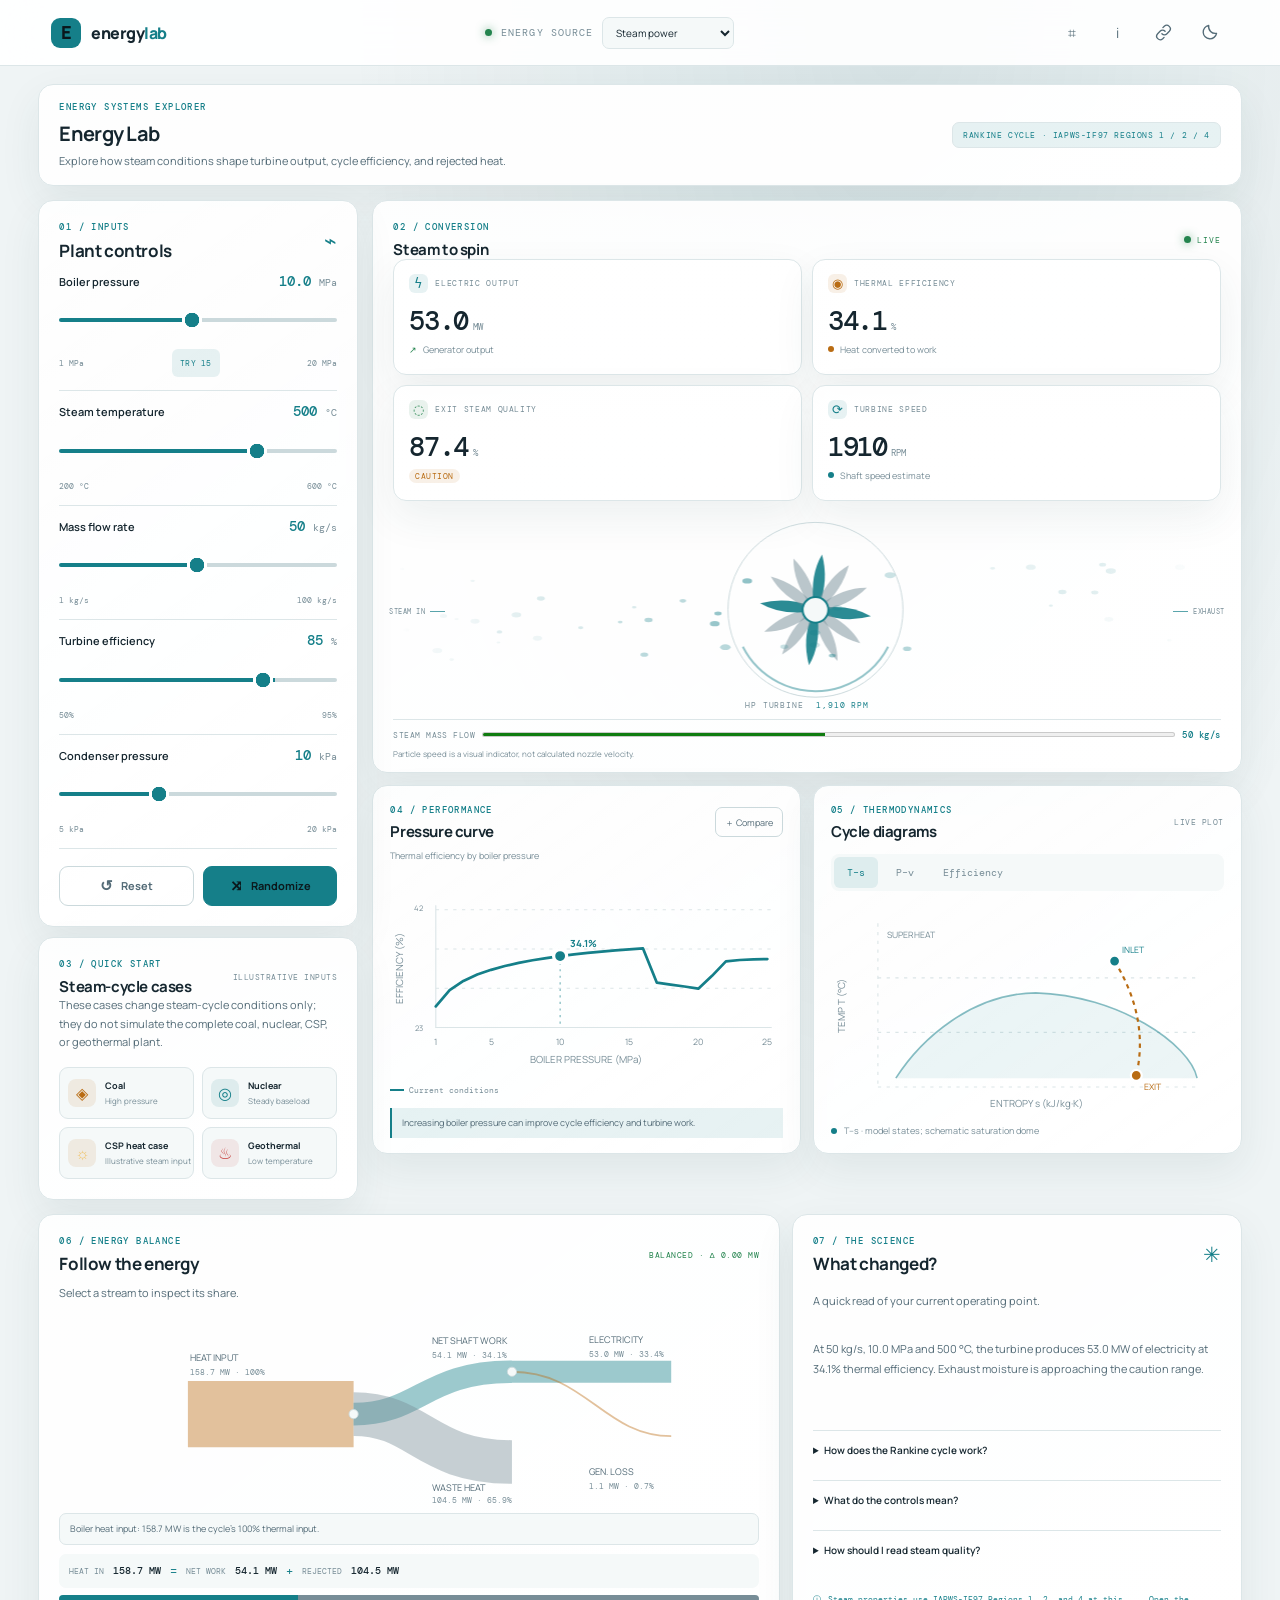
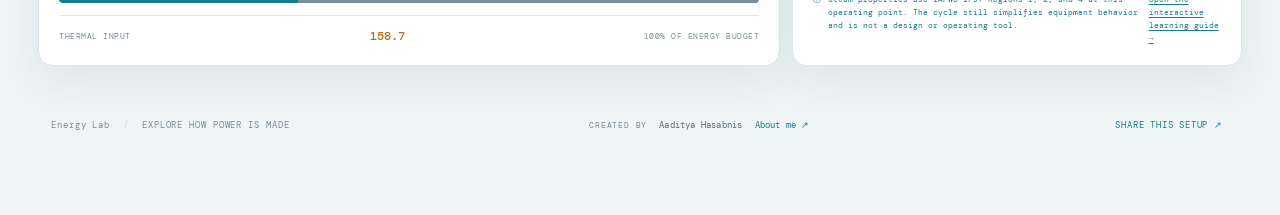
<file: index.html>
<!doctype html>
<html lang="en" data-theme="dark">
  <head>
    <meta charset="utf-8">
    <meta name="viewport" content="width=device-width, initial-scale=1">
    <meta name="theme-color" content="#0b1118">
    <meta name="description" content="Explore steam, wind, and solar PV power systems in Energy Lab. Adjust resource and equipment inputs to see how electricity is generated.">
    <meta name="robots" content="index,follow,max-image-preview:large">
    <link rel="canonical" href="https://turbinelab.aadityahasabnis.com/">
    <link rel="icon" href="assets/favicon.svg" type="image/svg+xml">
    <meta property="og:type" content="website">
    <meta property="og:site_name" content="Energy Lab">
    <meta property="og:locale" content="en_US">
    <meta property="og:url" content="https://turbinelab.aadityahasabnis.com/">
    <meta property="og:title" content="Energy Lab — Explore How Power Is Made">
    <meta property="og:description" content="Explore steam, wind, and solar PV power systems. Change resource conditions and follow the energy conversion.">
    <meta property="og:image" content="https://turbinelab.aadityahasabnis.com/assets/turbine-lab-og.png">
    <meta property="og:image:type" content="image/png">
    <meta property="og:image:width" content="1200">
    <meta property="og:image:height" content="630">
    <meta property="og:image:alt" content="Energy Lab: an illustration of energy resources being converted into electricity.">
    <meta name="twitter:card" content="summary_large_image">
    <meta name="twitter:title" content="Energy Lab — Explore How Power Is Made">
    <meta name="twitter:description" content="Explore steam, wind, and solar PV power systems. Change resource conditions and follow the energy conversion.">
    <meta name="twitter:image" content="https://turbinelab.aadityahasabnis.com/assets/turbine-lab-og.png">
    <meta name="twitter:image:alt" content="Energy Lab: an illustration of energy resources being converted into electricity.">
    <title>Energy Lab | Interactive Power Systems</title>
    <script type="application/ld+json">
      {
        "@context": "https://schema.org",
        "@type": "SoftwareApplication",
        "name": "Energy Lab",
        "applicationCategory": "EducationalApplication",
        "operatingSystem": "Any",
        "description": "A browser-based learning studio for exploring steam, wind, and solar photovoltaic power systems.",
        "url": "https://turbinelab.aadityahasabnis.com/",
        "image": "https://turbinelab.aadityahasabnis.com/assets/turbine-lab-og.png",
        "offers": {
          "@type": "Offer",
          "price": "0",
          "priceCurrency": "USD"
        }
      }
    </script>
    <link rel="preconnect" href="https://fonts.googleapis.com">
    <link rel="preconnect" href="https://fonts.gstatic.com" crossorigin>
    <link href="https://fonts.googleapis.com/css2?family=DM+Mono:wght@400;500&family=Manrope:wght@400;500;600;700;800&display=swap" rel="stylesheet">
    <link rel="stylesheet" href="css/theme.css">
    <link rel="stylesheet" href="css/base.css">
    <link rel="stylesheet" href="css/components.css">
    <link rel="stylesheet" href="css/layout.css">
    <link rel="stylesheet" href="css/footer.css">
    <link rel="stylesheet" href="css/energy-lab-plus.css">
    <script type="module" src="js/main.mjs"></script>
  </head>
  <body>
    <header class="topbar">
      <a class="brand" href="#" aria-label="Energy Lab home"><span class="brand-mark">E</span><span>energy<span class="brand-light">lab</span></span></a>
      <div class="topbar-meta"><span class="live-dot"></span><label for="source-select">ENERGY SOURCE</label><select id="source-select" aria-label="Choose an energy source"><option value="steam">Steam power</option><option value="wind">Wind power</option><option value="solar-pv">Solar PV</option><option value="hybrid">Hybrid microgrid</option></select></div>
      <div class="topbar-actions">
        <button class="icon-button" id="layout-toggle" type="button" aria-label="Customize dashboard layout" aria-pressed="false" title="Customize dashboard layout">⌗</button>
        <a class="icon-button learn-link" href="docs/" aria-label="Open the Energy Lab steam field guide" title="Open steam field guide">i</a>
        <button class="icon-button" id="share-button" type="button" aria-label="Copy share link" title="Copy share link">
          <svg viewBox="0 0 24 24" aria-hidden="true"><path d="M10 13.5a4.5 4.5 0 0 0 6.36 0l3-3A4.5 4.5 0 0 0 13 4.14l-1.72 1.72M14 10.5a4.5 4.5 0 0 0-6.36 0l-3 3A4.5 4.5 0 0 0 11 19.86l1.72-1.72"/></svg>
        </button>
        <button class="icon-button theme-toggle" id="theme-toggle" type="button" aria-label="Switch to light theme" title="Toggle theme">
          <svg class="theme-sun" viewBox="0 0 24 24" aria-hidden="true"><circle cx="12" cy="12" r="4"/><path d="M12 2v2m0 16v2M4.93 4.93l1.42 1.42m11.3 11.3 1.42 1.42M2 12h2m16 0h2M4.93 19.07l1.42-1.42m11.3-11.3 1.42-1.42"/></svg>
          <svg class="theme-moon" viewBox="0 0 24 24" aria-hidden="true"><path d="M20.9 13A8.5 8.5 0 0 1 11 3.1 8.5 8.5 0 1 0 20.9 13Z"/></svg>
        </button>
      </div>
    </header>

    <div class="layout-toolbar" id="layout-toolbar" aria-label="Dashboard layout controls" hidden>
      <label for="layout-panel-select">Panel</label>
      <select id="layout-panel-select">
        <option value="controls">Plant controls</option>
        <option value="conversion">Steam to spin</option>
        <option value="presets">Steam-cycle cases</option>
        <option value="performance">Pressure curve</option>
        <option value="thermodynamics">Cycle diagrams</option>
        <option value="energy">Follow the energy</option>
        <option value="science">What changed?</option>
      </select>
      <div class="layout-toolbar-actions" role="group" aria-label="Move selected panel">
        <button type="button" data-layout-action="left" title="Move to left column">Left</button>
        <button type="button" data-layout-action="center" title="Move to center column">Center</button>
        <button type="button" data-layout-action="right" title="Move to right column">Right</button>
        <button type="button" data-layout-action="up" title="Move earlier">↑</button>
        <button type="button" data-layout-action="down" title="Move later">↓</button>
      </div>
      <div class="layout-toolbar-actions" role="group" aria-label="Resize and pin selected panel">
        <button type="button" data-layout-action="smaller" title="Use compact panel size">− Size</button>
        <button type="button" data-layout-action="larger" title="Use spacious panel size">+ Size</button>
        <button type="button" data-layout-action="pin" aria-pressed="false" title="Pin selected panel">⌖ Pin</button>
      </div>
      <button type="button" class="layout-reset-button" id="layout-reset">Reset</button>
      <button type="button" class="layout-done-button" id="layout-done">Done</button>
    </div>

    <main>
      <section class="panel source-intro" aria-labelledby="source-title">
        <div><p class="eyebrow">ENERGY SYSTEMS EXPLORER</p><h1 id="source-title">Energy Lab</h1><p id="source-subtitle">Explore how different energy technologies convert a resource into electricity.</p></div>
        <span class="source-tag" id="source-model-tag">RANKINE CYCLE</span>
      </section>
      <section id="hybrid-workspace" class="hybrid-workspace" hidden aria-label="Hybrid renewable microgrid simulation">
        <div class="hybrid-intro"><p class="eyebrow">SYSTEMS VIEW · HOURLY DISPATCH</p><h2>Balance renewable power with demand</h2><p>Explore how wind, solar PV, a battery and the grid can work together through one illustrative day.</p><span class="synthetic-notice">SYNTHETIC TEACHING PROFILE · NOT A SITE FORECAST</span></div>
        <section class="panel hybrid-controls"><div class="section-heading"><div><p class="eyebrow">01 / CONFIGURATION</p><h2>Build the system</h2></div></div>
          <div class="hybrid-control-grid">
            <label>Example weather profile<select name="profileId" id="hybrid-profile"><option value="balanced">Balanced day</option><option value="sunny-calm">Sunny, calm day</option><option value="breezy-cloudy">Breezy, cloudy day</option></select></label>
            <label>Wind turbines <input name="windCount" id="hybrid-wind-count" type="number" min="0" max="20" step="1"></label>
            <label>PV capacity <span class="number-unit"><input name="pvCapacityKW" id="hybrid-pv-capacity" type="number" min="0" max="100000" step="100"><small>kW</small></span></label>
            <label>Constant load <span class="number-unit"><input name="demandKW" id="hybrid-demand" type="number" min="0" max="100000" step="100"><small>kW</small></span></label>
            <label>Battery energy <span class="number-unit"><input name="batteryCapacityKWh" id="hybrid-battery-capacity" type="number" min="0" max="200000" step="100"><small>kWh</small></span></label>
            <label>Battery power limit <span class="number-unit"><input name="batteryPowerKW" id="hybrid-battery-power" type="number" min="0" max="100000" step="50"><small>kW</small></span></label>
            <label>Starting state of charge <span class="number-unit"><input name="initialSocPct" id="hybrid-soc" type="number" min="0" max="100" step="5"><small>%</small></span></label>
            <label class="hybrid-check"><input name="gridConnected" id="hybrid-grid" type="checkbox"> Grid connected</label>
          </div>
          <p class="panel-note">Each turbine uses the simplified wind curve. Storage uses 95% charge and discharge efficiency; operation is simulated in hourly steps.</p>
        </section>
        <section class="panel hybrid-simulation"><div class="section-heading"><div><p class="eyebrow">02 / LIVE SYSTEM</p><h2>Generation, storage & load</h2></div><div class="play-controls"><button type="button" id="hybrid-play" aria-label="Play hourly simulation">▶ Play day</button><button type="button" id="hybrid-step" aria-label="Advance one hour">Step hour</button></div></div>
          <div id="hybrid-diagram" class="hybrid-diagram" role="img" aria-label="Hybrid microgrid flow diagram"></div>
          <label class="time-control" for="hybrid-hour"><span>HOUR</span><input id="hybrid-hour" type="range" min="0" max="23" step="1"><output id="hybrid-hour-label" for="hybrid-hour">00:00</output></label>
          <div class="hybrid-hour-stats" id="hybrid-hour-stats" aria-live="polite"></div>
          <svg id="hybrid-chart" class="hybrid-chart" viewBox="0 0 760 230" role="img" aria-label="Hourly renewable generation, demand and grid flow"></svg>
        </section>
        <section class="panel hybrid-summary"><div class="section-heading"><div><p class="eyebrow">03 / DAILY ENERGY</p><h2>One day at a glance</h2></div><span class="balance-tag" id="hybrid-balance">BALANCED</span></div><div class="hybrid-total-grid" id="hybrid-totals"></div><p class="model-note"><span>ⓘ</span><span>Illustrative 24-hour simulation. Weather and constant load are synthetic; this does not predict a particular site. No inverter clipping, degradation, reserve policy, voltage, or grid constraints are modeled.</span></p></section>
      </section>
      <section id="renewable-workspace" class="renewable-workspace" hidden aria-label="Renewable energy simulator">
        <aside class="panel controls-panel renewable-controls">
          <div class="section-heading"><div><p class="eyebrow">01 / RESOURCE & EQUIPMENT</p><h2 id="renewable-controls-title">Wind turbine controls</h2></div><span class="heading-icon">⌁</span></div>
          <form id="renewable-form">
            <div class="source-controls" data-model-source="wind">
              <div class="control"><div class="control-label"><label for="wind-speed">Hub-height wind speed</label><output id="wind-speed-value" for="wind-speed">8.0 <small>m/s</small></output></div><input id="wind-speed" name="windSpeedMs" type="range" min="0" max="30" step="0.5"><div class="range-scale"><span>0 m/s</span><span>30 m/s</span></div></div>
              <div class="control"><div class="control-label"><label for="rotor-radius">Rotor radius</label><output id="rotor-radius-value" for="rotor-radius">47 <small>m</small></output></div><input id="rotor-radius" name="rotorRadiusM" type="range" min="10" max="100" step="1"><div class="range-scale"><span>10 m</span><span>100 m</span></div></div>
              <div class="control"><div class="control-label"><label for="rated-power">Rated electrical capacity</label><output id="rated-power-value" for="rated-power">3,000 <small>kW</small></output></div><input id="rated-power" name="ratedPowerKW" type="range" min="100" max="15000" step="100"><div class="range-scale"><span>100 kW</span><span>15 MW</span></div></div>
              <div class="control"><div class="control-label"><label for="cut-in">Cut-in wind speed</label><output id="cut-in-value" for="cut-in">3.0 <small>m/s</small></output></div><input id="cut-in" name="cutInMs" type="range" min="1" max="8" step="0.5"><div class="range-scale"><span>1 m/s</span><span>8 m/s</span></div></div>
              <div class="control"><div class="control-label"><label for="rated-speed">Rated wind speed</label><output id="rated-speed-value" for="rated-speed">12.0 <small>m/s</small></output></div><input id="rated-speed" name="ratedMs" type="range" min="8" max="16" step="0.5"><div class="range-scale"><span>8 m/s</span><span>16 m/s</span></div></div>
              <div class="control"><div class="control-label"><label for="cut-out">Cut-out wind speed</label><output id="cut-out-value" for="cut-out">25.0 <small>m/s</small></output></div><input id="cut-out" name="cutOutMs" type="range" min="18" max="30" step="0.5"><div class="range-scale"><span>18 m/s</span><span>30 m/s</span></div></div>
            </div>
            <div class="source-controls" data-model-source="solar-pv" hidden>
              <div class="control"><div class="control-label"><label for="pv-capacity">Installed PV capacity</label><output id="pv-capacity-value" for="pv-capacity">1,000 <small>kWp</small></output></div><input id="pv-capacity" name="capacityKW" type="range" min="1" max="100000" step="1"><div class="range-scale"><span>1 kWp</span><span>100 MWp</span></div></div>
              <div class="control"><div class="control-label"><label for="irradiance">Plane-of-array irradiance</label><output id="irradiance-value" for="irradiance">800 <small>W/m²</small></output></div><input id="irradiance" name="irradianceWm2" type="range" min="0" max="1200" step="10"><div class="range-scale"><span>0 W/m²</span><span>1,200 W/m²</span></div></div>
              <div class="control"><div class="control-label"><label for="ambient-temp">Ambient temperature</label><output id="ambient-temp-value" for="ambient-temp">25 <small>°C</small></output></div><input id="ambient-temp" name="ambientTempC" type="range" min="-20" max="55" step="1"><div class="range-scale"><span>−20 °C</span><span>55 °C</span></div></div>
              <div class="control"><div class="control-label"><label for="system-loss">Other system losses</label><output id="system-loss-value" for="system-loss">14 <small>%</small></output></div><input id="system-loss" name="systemLossPct" type="range" min="0" max="35" step="1"><div class="range-scale"><span>0%</span><span>35%</span></div></div>
            </div>
            <div class="control-actions"><button class="button button-quiet" id="renewable-reset" type="button"><span>↺</span> Reset source inputs</button></div>
          </form>
          <p class="panel-note" id="renewable-assumption">Inputs describe a simplified operating point, not a site forecast.</p>
        </aside>
        <div class="renewable-results">
          <section class="panel renewable-output">
            <div class="section-heading compact-heading"><div><p class="eyebrow">02 / CONVERSION</p><h2 id="renewable-title">Wind to electricity</h2></div><span class="live-label"><span class="live-dot"></span> LIVE</span></div>
            <div id="renewable-scene" class="renewable-scene" role="img" aria-label="Source conversion schematic"></div>
            <div class="metrics-grid renewable-metrics">
              <article class="metric-card metric-power"><div class="metric-top"><span class="metric-icon">ϟ</span><span class="metric-label">ELECTRIC OUTPUT</span></div><div class="metric-value"><span id="renewable-power">—</span><small>MW</small></div><div class="metric-foot" id="renewable-state">Operating state</div></article>
              <article class="metric-card metric-efficiency"><div class="metric-top"><span class="metric-icon">◉</span><span class="metric-label" id="resource-label">RESOURCE POWER</span></div><div class="metric-value"><span id="renewable-resource">—</span><small>MW</small></div><div class="metric-foot">Energy available at the model boundary</div></article>
              <article class="metric-card metric-quality"><div class="metric-top"><span class="metric-icon">↘</span><span class="metric-label">NOT CONVERTED</span></div><div class="metric-value"><span id="renewable-loss">—</span><small>MW</small></div><div class="metric-foot">Includes unavailable and conversion losses</div></article>
              <article class="metric-card metric-rpm"><div class="metric-top"><span class="metric-icon">%</span><span class="metric-label">BOUNDARY CONVERSION</span></div><div class="metric-value"><span id="renewable-efficiency">—</span><small>%</small></div><div class="metric-foot">Electric output ÷ resource input</div></article>
            </div>
            <p class="explanation" id="renewable-explanation" aria-live="polite"></p>
            <div class="renewable-chart-wrap"><svg id="renewable-chart" viewBox="0 0 720 230" role="img" aria-label="Energy conversion from resource to electricity"></svg><div class="renewable-chart-key" aria-hidden="true"><span><i class="key-current"></i>Current setup</span><span class="pin-key"><i class="key-pinned"></i>Pinned reference</span></div></div>
          </section>
          <section class="panel renewable-lower">
            <div class="section-heading"><div><p class="eyebrow">03 / ENERGY BALANCE</p><h2>Follow the energy</h2></div><span class="balance-tag" id="renewable-balance">BALANCED</span></div>
            <div class="renewable-balance-row"><span>RESOURCE INPUT</span><strong id="renewable-input">— MW</strong><i>→</i><span>ELECTRICITY</span><strong id="renewable-electricity">— MW</strong><span>NOT CONVERTED</span><strong id="renewable-rejected">— MW</strong></div>
            <div class="energy-split"><span id="renewable-output-bar"></span><span id="renewable-loss-bar"></span></div>
            <p class="model-note"><span>ⓘ</span><span id="renewable-model-note">Educational operating-point estimate; not a design or site assessment.</span></p>
            <details class="learn-details"><summary>What is included in this model?</summary><p id="renewable-details">The estimate uses the selected resource and equipment inputs. Weather variability, annual production, grid behavior, and project economics are outside this model.</p></details>
          </section>
          <section class="panel day-panel"><div class="section-heading compact-heading"><div><p class="eyebrow">TIME SERIES · 24 HOURS</p><h2>Watch a synthetic day</h2></div><div class="play-controls"><button type="button" id="day-play">▶ Play day</button><button type="button" id="day-step">Step hour</button></div></div><p class="synthetic-notice">ILLUSTRATIVE WEATHER PROFILE · NOT A SITE FORECAST</p><div class="day-toolbar"><label for="day-profile">Profile</label><select id="day-profile"><option value="balanced">Balanced day</option><option value="sunny-calm">Sunny, calm day</option><option value="breezy-cloudy">Breezy, cloudy day</option></select><span id="day-profile-note"></span></div><div class="day-results"><div><span>SELECTED HOUR</span><strong id="day-hour-output">12:00</strong></div><div><span>POWER AT HOUR</span><strong><b id="day-power">—</b> MW</strong></div><div><span>DAY ENERGY</span><strong><b id="day-energy">—</b> MWh</strong></div><div><span>DAY PEAK</span><strong><b id="day-peak">—</b> MW</strong></div></div><label class="time-control" for="day-hour"><span>HOUR</span><input id="day-hour" type="range" min="0" max="23" step="1"><output id="day-hour-label" for="day-hour">12:00</output></label><svg id="day-chart" class="hybrid-chart" viewBox="0 0 760 220" role="img" aria-label="Renewable power output over an illustrative day"></svg><p class="day-disclaimer">Each hour is an operating-point estimate using a synthetic resource input. Daily energy is the sum of these 24 hourly samples; no location-specific weather or annual yield is implied.</p></section>
          <section class="panel renewable-presets"><div class="section-heading compact-heading"><div><p class="eyebrow">04 / QUICK START</p><h2>Explore a scenario</h2></div><button class="compare-button" id="renewable-compare" type="button" aria-pressed="false">＋ Pin current setup</button></div><p class="scenario-instruction">Each scenario loads a complete reference setup for a repeatable comparison. Changing any control switches to a custom setup.</p><div id="renewable-scenario-cards" class="preset-grid" role="group" aria-label="Reference operating scenarios"></div><p id="renewable-scenario-state" class="scenario-state" aria-live="polite">CURRENT SETUP · Custom</p><div id="renewable-compare-card" class="compare-card" aria-live="polite"><span class="compare-empty-mark" aria-hidden="true">＋</span><span><strong>No reference pinned</strong><small>Pin this setup, then select a scenario or change an input to compare.</small></span></div></section>
          <section class="panel experiment-panel"><div class="section-heading compact-heading"><div><p class="eyebrow">05 / GUIDED INVESTIGATION</p><h2>Run an experiment</h2></div><span class="heading-icon">↗</span></div><p class="scenario-instruction">Change one variable at a time. The model updates live, and the pinned baseline keeps the comparison visible.</p><div id="experiment-cards" class="experiment-cards"></div><div id="experiment-status" class="experiment-status" aria-live="polite">Choose an investigation to begin.</div></section>
          <section class="panel human-benefits"><div class="section-heading"><div><p class="eyebrow">POWER THAT SERVES PEOPLE</p><h2>Why clean electricity matters</h2></div><span class="heading-icon">✳</span></div><div class="benefit-grid"><article><span>01</span><h3>Cleaner air at generation</h3><p>Wind and PV generate electricity without burning fuel on site. When they displace fossil generation, they can reduce combustion-related air pollution and CO₂.</p></article><article><span>02</span><h3>Less fuel dependence</h3><p>Wind and sunlight are local energy flows. Using them can diversify electricity supply and reduce exposure to fuel-price and delivery swings.</p></article><article><span>03</span><h3>Build a system that works</h3><p>Sun and wind vary with weather and time. Strong grids, storage, flexible demand, and other generation help turn variable output into reliable service.</p></article></div><p class="benefit-caveat">Benefits depend on location, what generation is displaced, materials, siting, and how the grid is operated. <a href="https://www.iea.org/reports/sustainable-recovery/electricity" target="_blank" rel="noopener noreferrer">IEA: emissions, air pollution, and water impacts ↗</a> · <a href="https://www.iea.org/reports/renewables-2026/executive-summary" target="_blank" rel="noopener noreferrer">IEA: integration and flexibility ↗</a></p></section>
        </div>
      </section>
      <div class="sim-grid">
        <aside class="panel controls-panel layout-component" data-layout-panel="controls" aria-labelledby="controls-title">
          <div class="section-heading">
            <div><p class="eyebrow">01 / INPUTS</p><h2 id="controls-title">Plant controls</h2></div>
            <span class="heading-icon">⌁</span>
          </div>
          <form id="controls-form">
            <div class="control" data-control="pressureMPa">
              <div class="control-label"><label for="pressure">Boiler pressure</label><output for="pressure" id="pressure-value">10.0 <small>MPa</small></output></div>
              <input id="pressure" name="pressureMPa" type="range" min="1" max="20" step="0.5" value="10" aria-label="Boiler pressure in megapascals">
              <div class="range-scale"><span>1 MPa</span><button type="button" class="quick-set" data-input="pressureMPa" data-value="15">TRY 15</button><span>20 MPa</span></div>
            </div>
            <div class="control" data-control="tempC">
              <div class="control-label"><label for="temperature">Steam temperature</label><output for="temperature" id="temperature-value">500 <small>°C</small></output></div>
              <input id="temperature" name="tempC" type="range" min="200" max="600" step="10" value="500" aria-label="Steam temperature in degrees Celsius">
              <div class="range-scale"><span>200 °C</span><span>600 °C</span></div>
            </div>
            <div class="control" data-control="flowKgS">
              <div class="control-label"><label for="flow">Mass flow rate</label><output for="flow" id="flow-value">50 <small>kg/s</small></output></div>
              <input id="flow" name="flowKgS" type="range" min="1" max="100" step="1" value="50" aria-label="Steam mass flow in kilograms per second">
              <div class="range-scale"><span>1 kg/s</span><span>100 kg/s</span></div>
            </div>
            <div class="control" data-control="turbineEff">
              <div class="control-label"><label for="turbine-eff">Turbine efficiency</label><output for="turbine-eff" id="turbine-eff-value">85 <small>%</small></output></div>
              <input id="turbine-eff" name="turbineEff" type="range" min="50" max="95" step="1" value="85" aria-label="Turbine efficiency">
              <div class="range-scale"><span>50%</span><span>95%</span></div>
            </div>
            <div class="control" data-control="condenserKPa">
              <div class="control-label"><label for="condenser">Condenser pressure</label><output for="condenser" id="condenser-value">10 <small>kPa</small></output></div>
              <input id="condenser" name="condenserKPa" type="range" min="5" max="20" step="1" value="10" aria-label="Condenser pressure in kilopascals">
              <div class="range-scale"><span>5 kPa</span><span>20 kPa</span></div>
            </div>
            <div class="control-actions">
              <button class="button button-quiet" id="reset-button" type="button"><span>↺</span> Reset</button>
              <button class="button button-accent" id="randomize-button" type="button"><span>⤨</span> Randomize</button>
            </div>
          </form>
        </aside>

          <article class="panel turbine-panel layout-component" data-layout-panel="conversion">
            <div class="section-heading compact-heading">
              <div><p class="eyebrow">02 / CONVERSION</p><h2>Steam to spin</h2></div>
              <span class="live-label"><span class="live-dot"></span> LIVE</span>
            </div>
            <div class="metrics-grid" aria-live="polite">
              <article class="metric-card metric-power">
                <div class="metric-top"><span class="metric-icon">ϟ</span><span class="metric-label">ELECTRIC OUTPUT</span></div>
                <div class="metric-value"><span id="power-value">—</span><small>MW</small></div>
                <div class="metric-foot"><span class="trend-arrow">↗</span><span id="power-context">Generator output</span></div>
              </article>
              <article class="metric-card metric-efficiency">
                <div class="metric-top"><span class="metric-icon">◉</span><span class="metric-label">THERMAL EFFICIENCY</span></div>
                <div class="metric-value"><span id="efficiency-value">—</span><small>%</small></div>
                <div class="metric-foot"><span class="metric-dot"></span><span>Heat converted to work</span></div>
              </article>
              <article class="metric-card metric-quality">
                <div class="metric-top"><span class="metric-icon">◌</span><span class="metric-label">EXIT STEAM QUALITY</span></div>
                <div class="metric-value"><span id="quality-value">—</span><small>%</small></div>
                <div class="metric-foot"><span class="status-pill" id="quality-status">CALCULATING</span></div>
              </article>
              <article class="metric-card metric-rpm">
                <div class="metric-top"><span class="metric-icon">⟳</span><span class="metric-label">TURBINE SPEED</span></div>
                <div class="metric-value"><span id="rpm-value">—</span><small>RPM</small></div>
                <div class="metric-foot"><span class="metric-dot dot-cyan"></span><span>Shaft speed estimate</span></div>
              </article>
            </div>
            <div class="turbine-stage">
              <canvas id="turbine-canvas" aria-label="Animated turbine showing steam flow and blade rotation"></canvas>
              <div class="turbine-overlay turbine-inlet"><span>STEAM IN</span><i></i></div>
              <div class="turbine-overlay turbine-outlet"><span>EXHAUST</span><i></i></div>
              <div class="turbine-caption"><span>HP TURBINE</span><span id="turbine-caption-rpm">0 RPM</span></div>
            </div>
            <div class="turbine-flow-readout" aria-label="Animated flow visualization">
              <span>STEAM MASS FLOW</span>
              <meter id="flow-meter" min="1" max="100" value="50">50 kg/s</meter>
              <strong id="mass-flow-readout">50 kg/s</strong>
              <small>Particle speed is a visual indicator, not calculated nozzle velocity.</small>
            </div>
            <div id="warning-banner" class="warning-banner" role="status" hidden></div>
          </article>

          <section class="panel presets-panel layout-component" data-layout-panel="presets" aria-labelledby="presets-title">
            <div class="section-heading compact-heading">
              <div><p class="eyebrow">03 / QUICK START</p><h2 id="presets-title">Steam-cycle cases</h2></div>
              <span class="small-muted">ILLUSTRATIVE INPUTS</span>
            </div>
            <p class="panel-note">These cases change steam-cycle conditions only; they do not simulate the complete coal, nuclear, CSP, or geothermal plant.</p>
            <div class="preset-grid">
              <button class="preset-card" data-preset="coal" type="button"><span class="preset-icon preset-coal">◈</span><span><strong>Coal</strong><small>High pressure</small></span></button>
              <button class="preset-card" data-preset="nuclear" type="button"><span class="preset-icon preset-nuclear">◎</span><span><strong>Nuclear</strong><small>Steady baseload</small></span></button>
              <button class="preset-card" data-preset="solar" type="button"><span class="preset-icon preset-solar">☼</span><span><strong>CSP heat case</strong><small>Illustrative steam input</small></span></button>
              <button class="preset-card" data-preset="geothermal" type="button"><span class="preset-icon preset-geothermal">♨</span><span><strong>Geothermal</strong><small>Low temperature</small></span></button>
            </div>
          </section>

          <section class="panel chart-panel efficiency-panel layout-component" data-layout-panel="performance">
            <div class="section-heading compact-heading">
              <div><p class="eyebrow">04 / PERFORMANCE</p><h2>Pressure curve</h2></div>
              <button class="compare-button" id="compare-button" type="button" aria-pressed="false">＋ Compare</button>
            </div>
            <p class="chart-subtitle">Thermal efficiency by boiler pressure</p>
            <div class="chart-wrap efficiency-chart">
              <svg id="efficiency-chart" viewBox="0 0 360 170" role="img" aria-label="Thermal efficiency plotted against boiler pressure"></svg>
            </div>
            <div class="chart-legend"><span><i class="legend-line"></i> Current conditions</span><span id="compare-legend" hidden><i class="legend-line legend-ghost"></i> Pinned setup</span></div>
            <p class="chart-insight" id="curve-insight">Efficiency improves as pressure rises, then levels off.</p>
          </section>

          <section class="panel chart-panel diagram-panel layout-component" data-layout-panel="thermodynamics">
            <div class="section-heading compact-heading">
              <div><p class="eyebrow">05 / THERMODYNAMICS</p><h2>Cycle diagrams</h2></div>
              <span class="small-muted">LIVE PLOT</span>
            </div>
            <div class="chart-tabs" role="tablist" aria-label="Cycle diagram">
              <button class="chart-tab is-active" role="tab" aria-selected="true" data-chart="ts" type="button">T–s</button>
              <button class="chart-tab" role="tab" aria-selected="false" data-chart="pv" type="button">P–v</button>
              <button class="chart-tab" role="tab" aria-selected="false" data-chart="efficiency" type="button">Efficiency</button>
            </div>
            <div class="chart-wrap cycle-chart">
              <svg id="cycle-chart" viewBox="0 0 360 210" role="img" aria-label="Live thermodynamic cycle diagram"></svg>
            </div>
            <div class="diagram-caption"><span class="legend-dot"></span><span id="diagram-caption">Expansion through the turbine</span></div>
          </section>
        <section class="panel sankey-panel layout-component" data-layout-panel="energy">
          <div class="section-heading">
            <div><p class="eyebrow">06 / ENERGY BALANCE</p><h2>Follow the energy</h2></div>
            <span class="balance-tag" id="balance-status" aria-live="polite">CHECKING BALANCE</span>
          </div>
          <p class="panel-note">Select a stream to inspect its share.</p>
          <div class="sankey-scroll">
            <svg id="sankey-chart" viewBox="0 0 760 220" role="img" aria-label="Energy flow diagram showing heat input divided into work and waste heat, then electricity and generator loss"></svg>
          </div>
          <div class="sankey-tooltip" id="sankey-tooltip" aria-live="polite">Heat input is the full 100% energy budget.</div>
          <div class="energy-equation" aria-live="polite">
            <span>HEAT IN</span><strong id="energy-input">— MW</strong><i>=</i>
            <span>NET WORK</span><strong id="energy-work">— MW</strong><i>+</i>
            <span>REJECTED</span><strong id="energy-rejected">— MW</strong>
          </div>
          <div class="energy-split" role="img" aria-label="Thermal input split into net shaft work and rejected heat">
            <span id="energy-work-bar"></span><span id="energy-rejected-bar"></span>
          </div>
          <div class="energy-total"><span>THERMAL INPUT</span><strong id="heat-value">— <small>MW</small></strong><span>100% OF ENERGY BUDGET</span></div>
        </section>
        <section class="panel learn-panel layout-component" data-layout-panel="science">
          <div class="section-heading">
            <div><p class="eyebrow">07 / THE SCIENCE</p><h2>What changed?</h2></div>
            <span class="heading-icon">✳</span>
          </div>
          <p class="panel-note">A quick read of your current operating point.</p>
          <p class="explanation" id="explanation">Tune a control to explore the cycle.</p>
          <details class="learn-details">
            <summary>How does the Rankine cycle work?</summary>
            <p>The pump raises liquid-water pressure. The boiler adds heat to make steam. Steam expands through a turbine, producing shaft work. A generator converts most shaft work to electricity. The condenser rejects heat so the water can return to the pump. The cycle model uses Q̇in = Ẇturbine − Ẇpump + Q̇out.</p>
          </details>
          <details class="learn-details">
            <summary>What do the controls mean?</summary>
            <p><strong>Boiler pressure:</strong> the high-side pressure before expansion. <strong>Steam temperature:</strong> turbine-inlet temperature; above saturation this is superheat. <strong>Mass flow:</strong> steam passing each second. <strong>Turbine efficiency:</strong> actual enthalpy drop divided by ideal isentropic enthalpy drop. <strong>Condenser pressure:</strong> turbine exhaust pressure; lower pressure generally increases the available expansion.</p>
          </details>
          <details class="learn-details">
            <summary>How should I read steam quality?</summary>
            <p>Quality is the vapor mass fraction of a saturated liquid–vapor mixture. It is defined only inside the two-phase region. A “superheated” exhaust has quality undefined, not greater than 100%. Low quality means more liquid droplets and can increase turbine-blade erosion risk.</p>
          </details>
          <div class="model-note"><span>ⓘ</span><span id="steam-property-note">Steam properties are calculated with IAPWS-IF97 Regions 1, 2, and 4 within their supported range. This educational cycle is not a design or operating tool.</span> <a href="docs/">Open the interactive learning guide →</a></div>
        </section>
      </div>
    </main>

    <footer class="footer">
      <span>Energy Lab <span class="footer-divider">/</span> EXPLORE HOW POWER IS MADE</span>
      <nav class="footer-credit" aria-label="About the creator">
        <span>CREATED BY</span>
        <a href="https://aadityahasabnis.com/" target="_blank" rel="noopener noreferrer">Aaditya Hasabnis</a>
        <a href="https://aadityahasabnis.com/about" target="_blank" rel="noopener noreferrer">About me ↗</a>
      </nav>
      <button type="button" id="footer-share">SHARE THIS SETUP ↗</button>
    </footer>
    <div class="mobile-results" aria-live="polite"><span>LIVE OUTPUT</span><strong><b id="mobile-power">—</b> MW</strong><i></i><strong><b id="mobile-efficiency">—</b>%</strong></div>
    <div class="toast" id="toast" role="status" aria-live="polite"></div>
  </body>
</html>
</file>
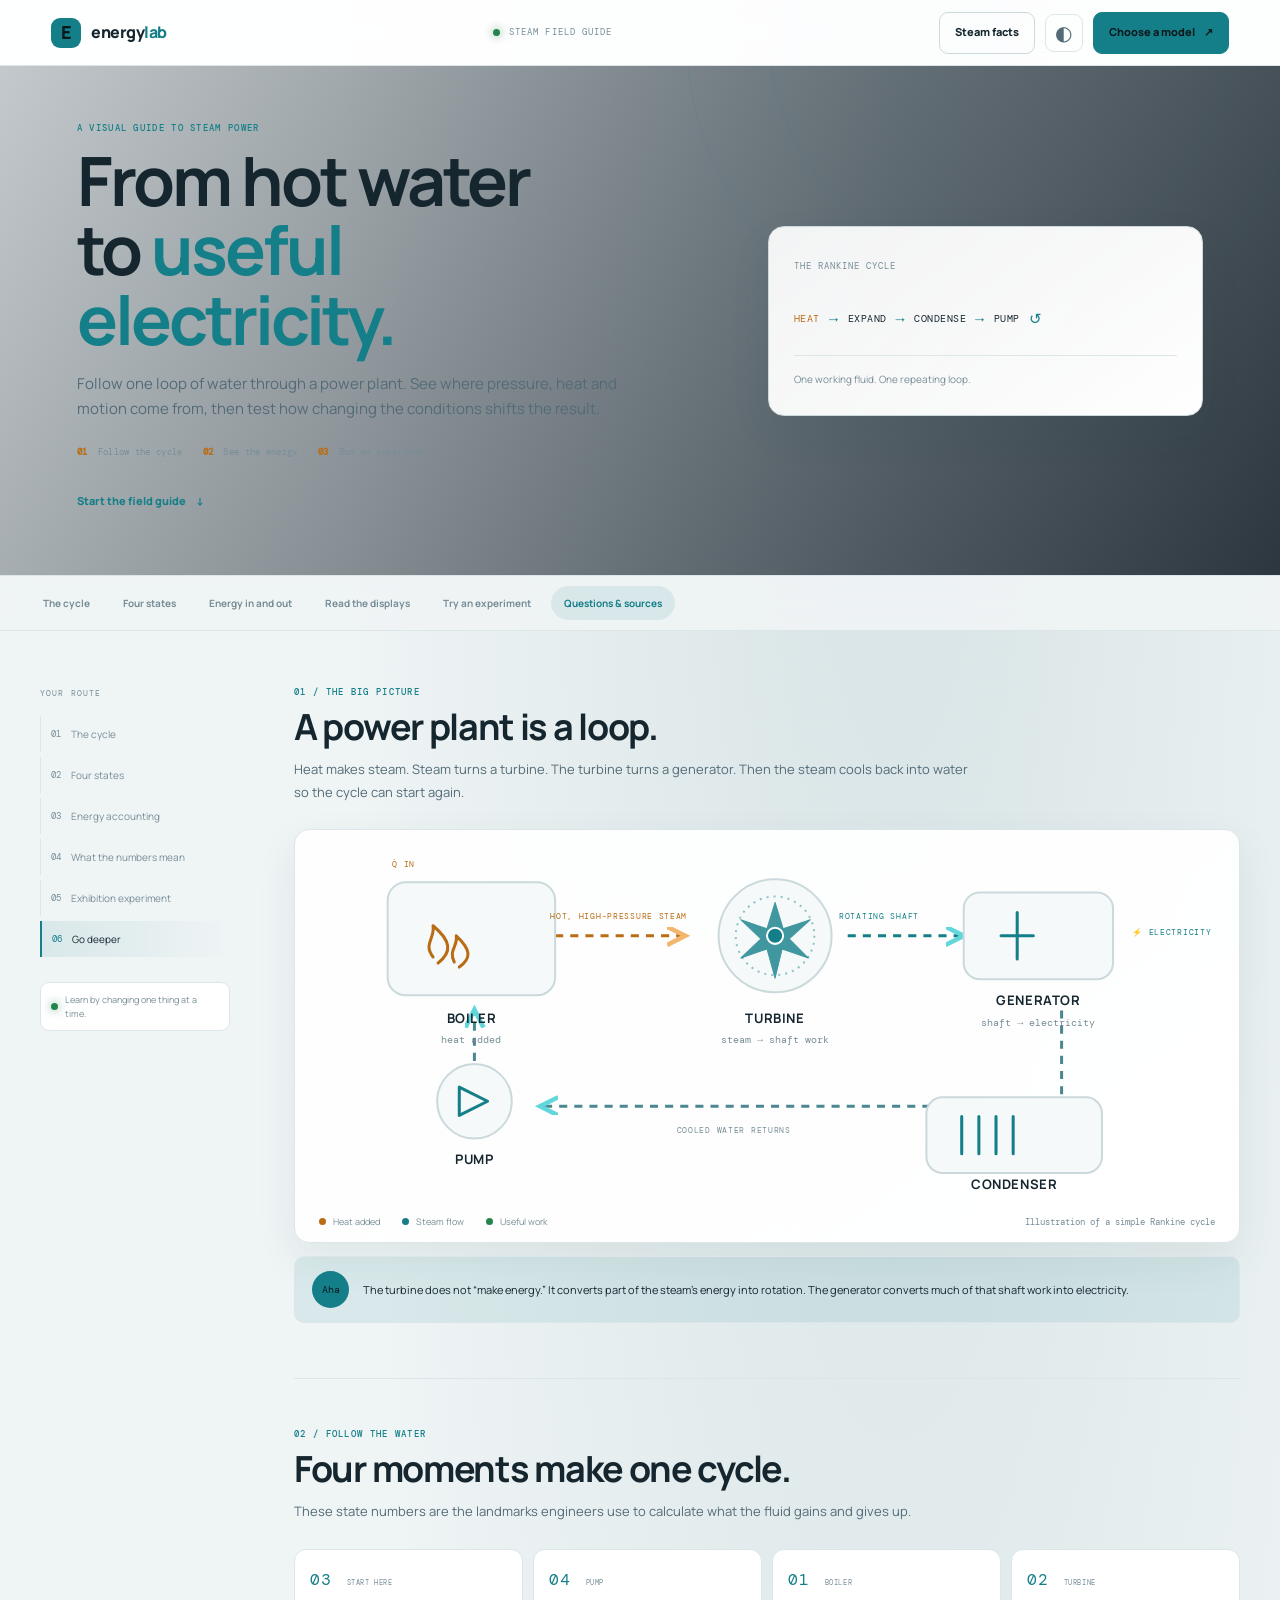
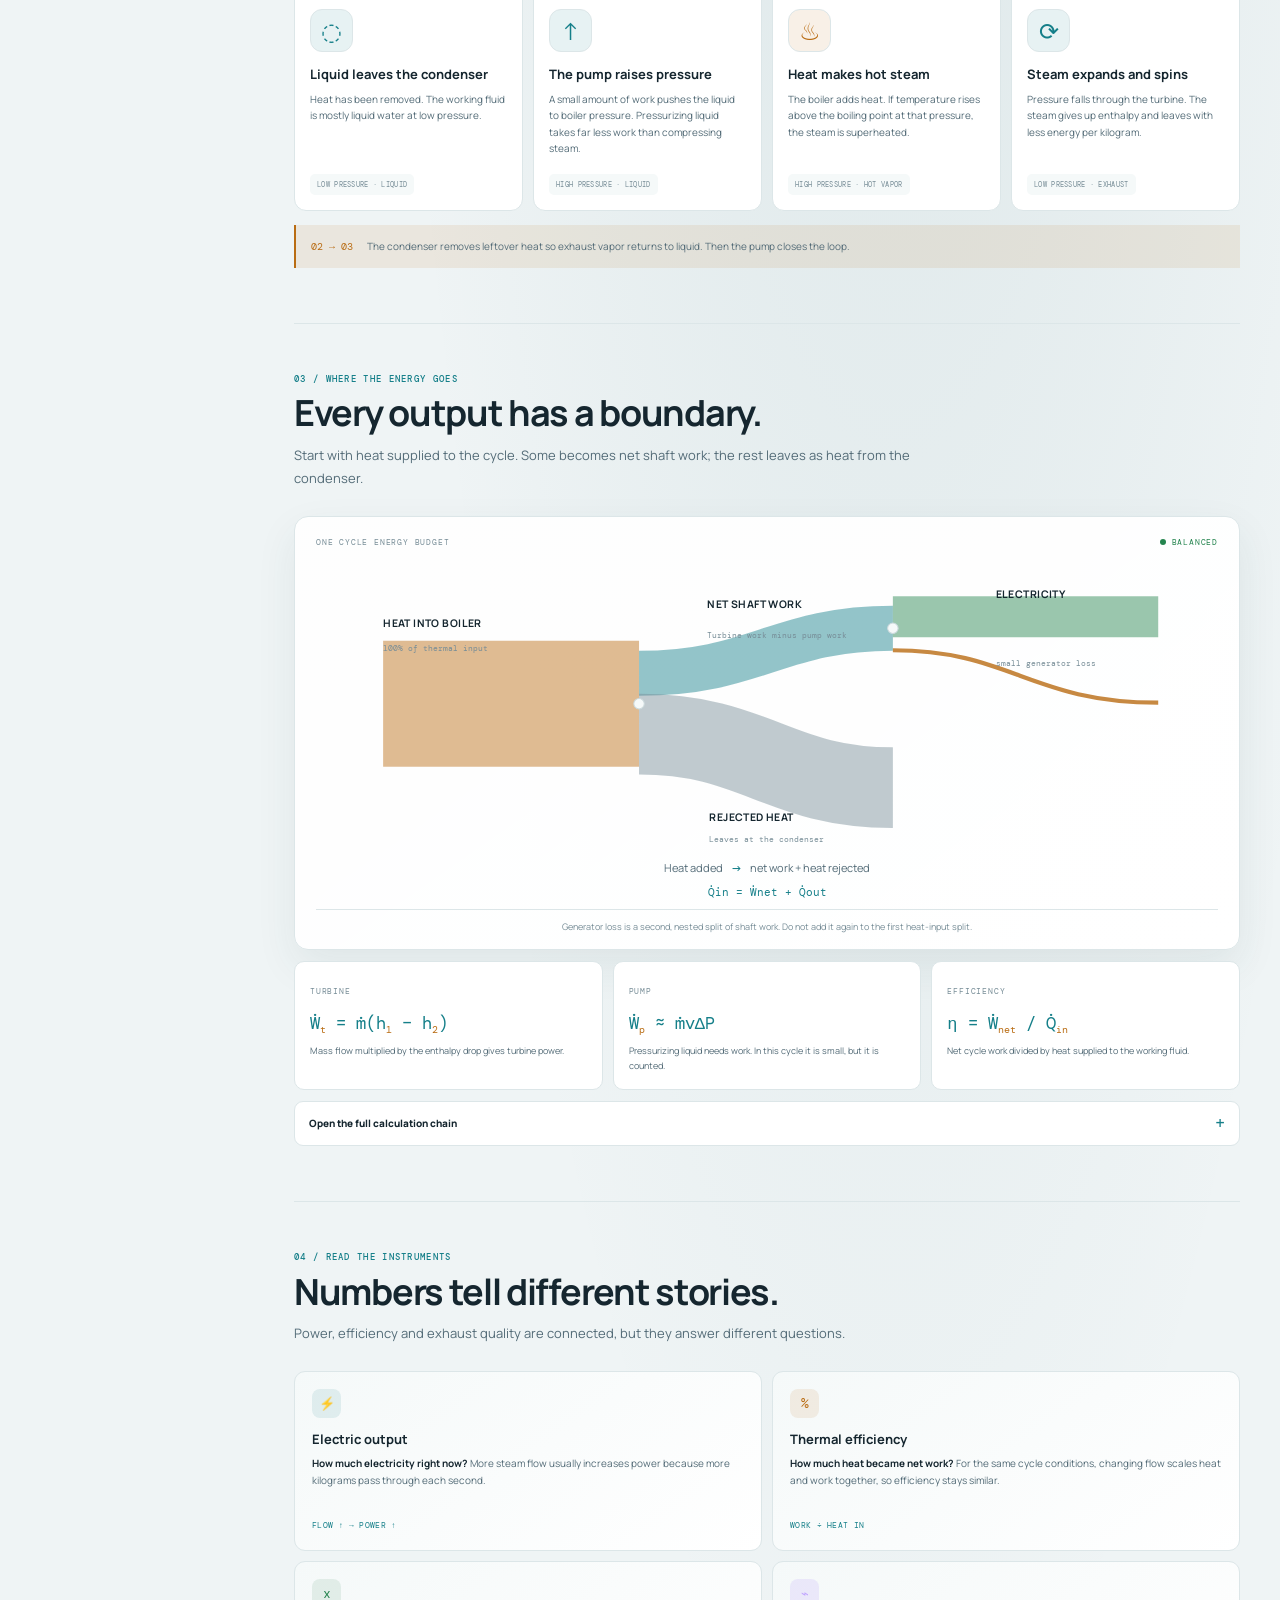
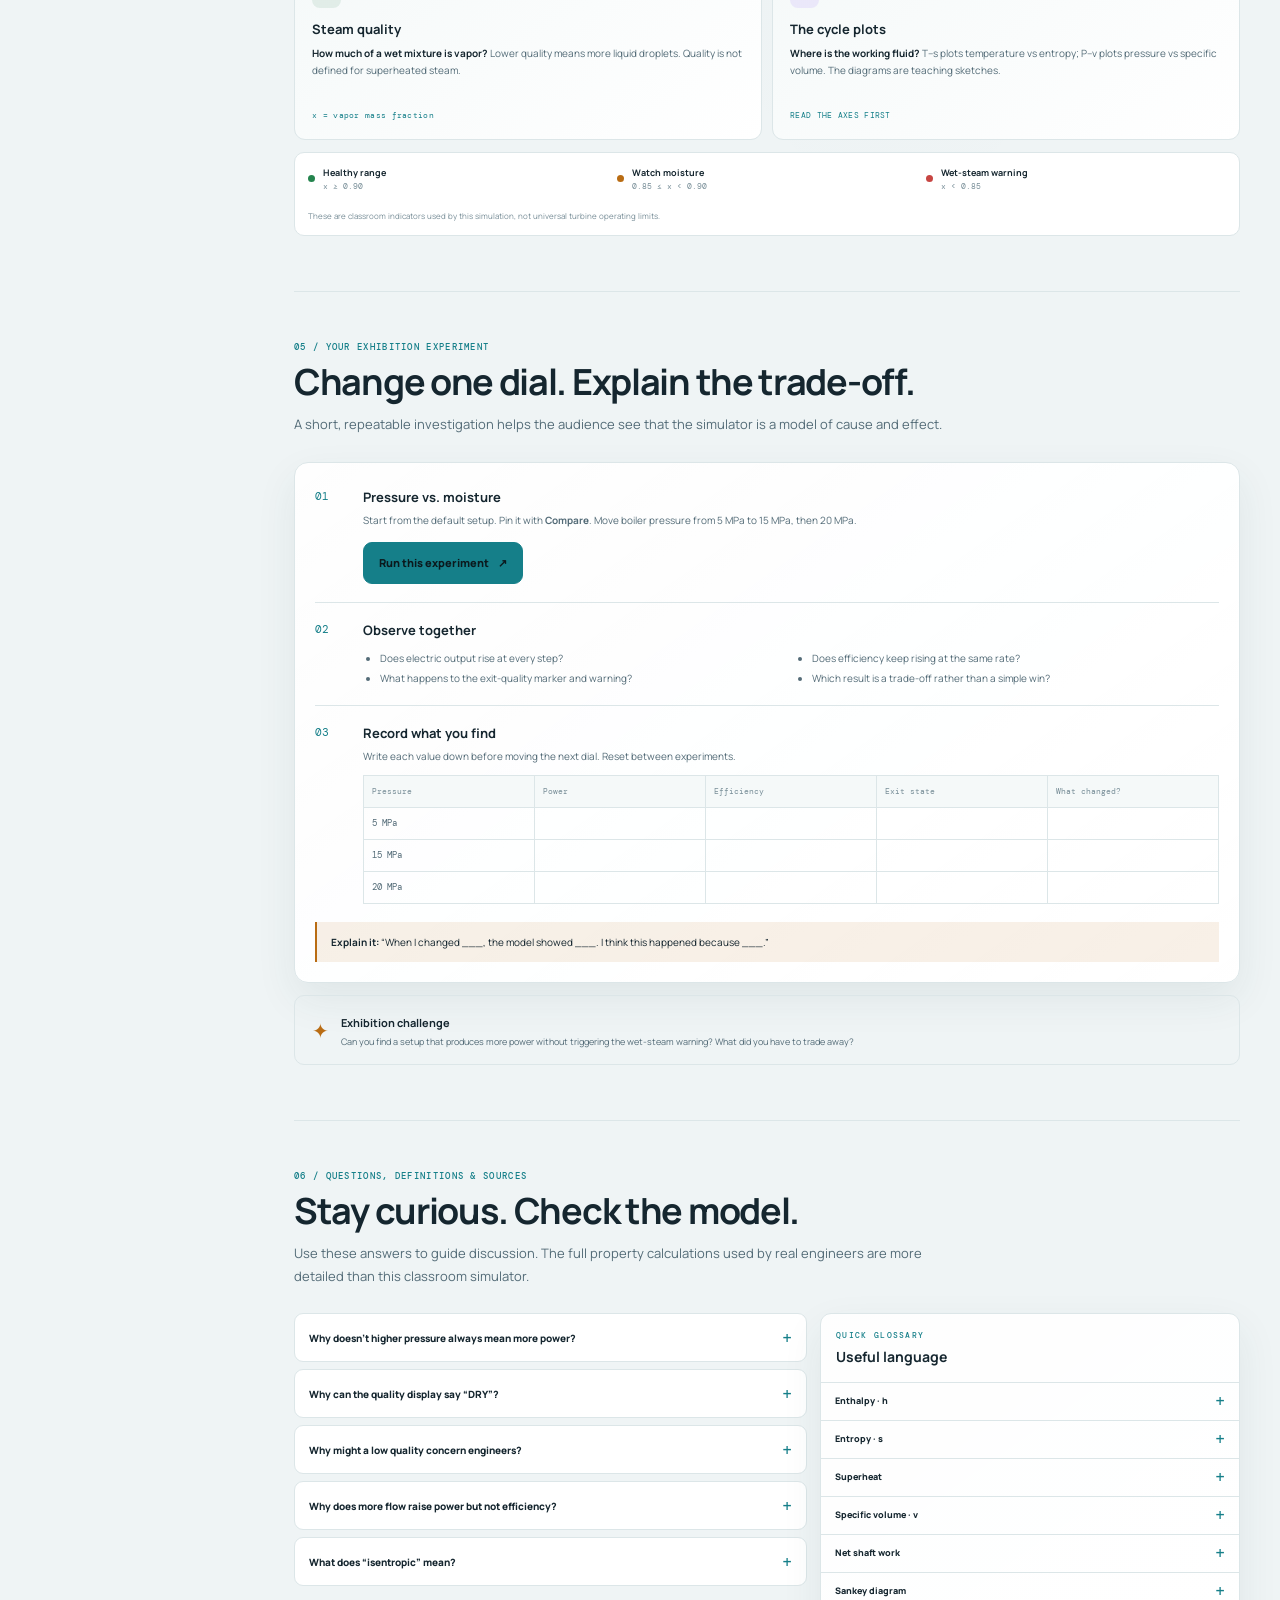
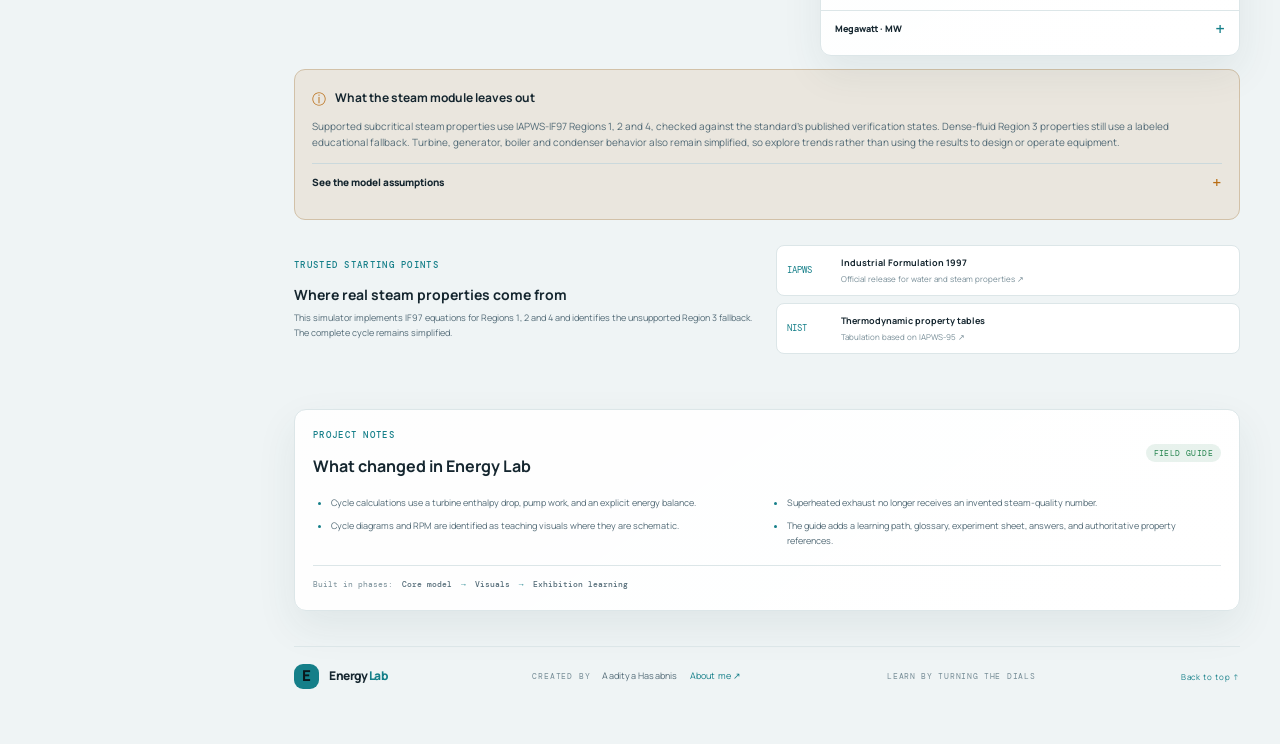
<file: docs/index.html>
<!doctype html>
<html lang="en" data-theme="dark">
<head>
<meta charset="utf-8"><meta name="viewport" content="width=device-width, initial-scale=1"><meta name="theme-color" content="#0b1118">
<meta name="description" content="Energy Lab field guide to steam power: explore the Rankine cycle, turbine work, steam quality and energy balance with visuals and classroom experiments.">
<meta name="robots" content="index,follow,max-image-preview:large">
<link rel="canonical" href="https://turbinelab.aadityahasabnis.com/docs/">
<link rel="icon" href="../assets/favicon.svg" type="image/svg+xml">
<meta property="og:type" content="article"><meta property="og:site_name" content="Energy Lab"><meta property="og:locale" content="en_US">
<meta property="og:url" content="https://turbinelab.aadityahasabnis.com/docs/">
<meta property="og:title" content="Energy Lab Steam Field Guide | Learn the Rankine Cycle">
<meta property="og:description" content="A visual guide to steam power, energy balance and turbine performance—with simple facts and experiments to try.">
<meta property="og:image" content="https://turbinelab.aadityahasabnis.com/assets/turbine-lab-og.png"><meta property="og:image:type" content="image/png"><meta property="og:image:width" content="1200"><meta property="og:image:height" content="630"><meta property="og:image:alt" content="Energy Lab steam field guide: an illustrated turbine cycle converts heat into useful electricity.">
<meta name="twitter:card" content="summary_large_image"><meta name="twitter:title" content="Energy Lab Steam Field Guide | Learn the Rankine Cycle"><meta name="twitter:description" content="A visual guide to steam power, energy balance and turbine performance—with simple facts and experiments to try."><meta name="twitter:image" content="https://turbinelab.aadityahasabnis.com/assets/turbine-lab-og.png"><meta name="twitter:image:alt" content="Energy Lab steam field guide: an illustrated turbine cycle converts heat into useful electricity.">
<title>Energy Lab Steam Field Guide | Learn the Rankine Cycle</title>
<link rel="preconnect" href="https://fonts.googleapis.com"><link rel="preconnect" href="https://fonts.gstatic.com" crossorigin><link href="https://fonts.googleapis.com/css2?family=DM+Mono:wght@400;500&family=Manrope:wght@400;500;600;700;800&display=swap" rel="stylesheet">
<link rel="stylesheet" href="../css/theme.css"><link rel="stylesheet" href="../css/footer.css"><link rel="stylesheet" href="learning.css"><script type="module" src="learning.mjs"></script>
</head>
<body>
<a class="skip-link" href="#lesson">Skip to the lesson</a><div class="reading-progress" aria-hidden="true"><span id="reading-progress-bar"></span></div>
<header class="learn-topbar"><a class="brand" href="../index.html" aria-label="Energy Lab simulator"><span class="brand-mark">E</span><span>energy<span class="brand-light">lab</span></span></a><div class="topbar-meta"><span class="live-dot"></span><span>STEAM FIELD GUIDE</span></div><div class="learn-actions"><a class="button" href="quick-facts.html">Steam facts</a><button class="icon-button" id="theme-toggle" type="button" aria-label="Switch theme" title="Toggle theme">◐</button><a class="button button-accent" href="../index.html#source-select">Choose a model <span aria-hidden="true">↗</span></a></div></header>
<section class="learn-hero" aria-labelledby="page-title"><div class="hero-orbit orbit-one"></div><div class="hero-orbit orbit-two"></div><div class="hero-inner"><p class="eyebrow">A VISUAL GUIDE TO STEAM POWER</p><h1 id="page-title">From hot water<br>to <span>useful electricity.</span></h1><p class="hero-deck">Follow one loop of water through a power plant. See where pressure, heat and motion come from, then test how changing the conditions shifts the result.</p><div class="hero-steps"><span><b>01</b> Follow the cycle</span><span><b>02</b> See the energy</span><span><b>03</b> Run an experiment</span></div><a class="hero-link" href="#cycle">Start the field guide <span aria-hidden="true">↓</span></a></div><div class="hero-readout"><span class="readout-label">THE RANKINE CYCLE</span><div class="readout-loop"><span>HEAT</span><i>→</i><span>EXPAND</span><i>→</i><span>CONDENSE</span><i>→</i><span>PUMP</span><i>↺</i></div><p>One working fluid. One repeating loop.</p></div></section>
<nav class="chapter-nav" aria-label="Guide chapters"><a href="#cycle" aria-current="location">The cycle</a><a href="#states">Four states</a><a href="#energy">Energy in and out</a><a href="#readouts">Read the displays</a><a href="#experiment">Try an experiment</a><a href="#learn-more">Questions & sources</a></nav>
<div class="learn-layout" id="lesson"><aside class="lesson-rail" aria-label="On this page"><p class="rail-title">YOUR ROUTE</p><a href="#cycle" aria-current="location"><span>01</span> The cycle</a><a href="#states"><span>02</span> Four states</a><a href="#energy"><span>03</span> Energy accounting</a><a href="#readouts"><span>04</span> What the numbers mean</a><a href="#experiment"><span>05</span> Exhibition experiment</a><a href="#learn-more"><span>06</span> Go deeper</a><div class="rail-note"><span class="live-dot"></span> Learn by changing one thing at a time.</div></aside>
<main class="lesson-content">
<section class="lesson-section" id="cycle" aria-labelledby="cycle-title"><div class="chapter-heading"><p class="eyebrow">01 / THE BIG PICTURE</p><h2 id="cycle-title">A power plant is a loop.</h2><p>Heat makes steam. Steam turns a turbine. The turbine turns a generator. Then the steam cools back into water so the cycle can start again.</p></div>
<figure class="cycle-figure panel"><svg viewBox="0 0 900 350" role="img" aria-labelledby="cycle-svg-title cycle-svg-desc"><title id="cycle-svg-title">The four main parts of a steam power cycle</title><desc id="cycle-svg-desc">A pump sends liquid to a boiler. The boiler sends hot high-pressure steam through a turbine connected to a generator. The exhaust flows to a condenser and returns to the pump.</desc><defs><marker id="arrow-cyan" markerWidth="9" markerHeight="9" refX="6" refY="3" orient="auto"><path d="M0 0L6 3L0 6" fill="none" stroke="#62d7db" stroke-width="1.5"/></marker><marker id="arrow-amber" markerWidth="9" markerHeight="9" refX="6" refY="3" orient="auto"><path d="M0 0L6 3L0 6" fill="none" stroke="#f2b66d" stroke-width="1.5"/></marker></defs>
<path class="cycle-pipe pipe-hot" d="M240 91H369" marker-end="url(#arrow-amber)"/><path class="cycle-pipe pipe-steam" d="M530 91H645" marker-end="url(#arrow-cyan)"/><path class="cycle-pipe pipe-cold" d="M742 165V260H225" marker-end="url(#arrow-cyan)"/><path class="cycle-pipe pipe-water" d="M160 245V164" marker-end="url(#arrow-cyan)"/>
<g class="plant-unit boiler-unit"><rect x="74" y="38" width="166" height="112" rx="18"/><path d="M119 112c-10-13 2-18 0-31 18 15 19 26 5 37m16-1c-6-12 4-16 2-26 15 14 15 22 3 31"/><text x="157" y="177">BOILER</text><text class="unit-small" x="157" y="197">heat added</text></g>
<g class="plant-unit turbine-unit"><circle cx="458" cy="91" r="56"/><circle class="rotor-ring" cx="458" cy="91" r="39"/><path class="rotor-blades" d="M458 58L466 84L493 75L472 94L491 113L465 104L458 133L450 104L424 113L444 94L424 75L450 84Z"/><circle class="rotor-hub" cx="458" cy="91" r="8"/><text x="458" y="177">TURBINE</text><text class="unit-small" x="458" y="197">steam → shaft work</text></g>
<g class="plant-unit generator-unit"><rect x="645" y="48" width="148" height="86" rx="16"/><path d="M698 68v46m-16-23h32"/><text x="719" y="160">GENERATOR</text><text class="unit-small" x="719" y="180">shaft → electricity</text></g><g class="plant-unit condenser-unit"><rect x="608" y="251" width="174" height="75" rx="16"/><path d="M643 270v37m17-37v37m17-37v37m17-37v37"/><text x="695" y="342">CONDENSER</text></g><g class="plant-unit pump-unit"><circle cx="160" cy="255" r="37"/><path d="M145 269l28-14-28-14z"/><text x="160" y="317">PUMP</text></g>
<text class="flow-label label-heat" x="303" y="74">HOT, HIGH-PRESSURE STEAM</text><text class="flow-label label-work" x="561" y="74">ROTATING SHAFT</text><text class="flow-label label-water" x="417" y="286">COOLED WATER RETURNS</text><text class="heat-input" x="90" y="23">Q̇ IN</text><text class="electric-output" x="812" y="90">⚡ ELECTRICITY</text></svg><figcaption><span><i class="key-dot key-heat"></i> Heat added</span><span><i class="key-dot key-steam"></i> Steam flow</span><span><i class="key-dot key-work"></i> Useful work</span><span>Illustration of a simple Rankine cycle</span></figcaption></figure>
<div class="takeaway"><span class="takeaway-mark">Aha</span><p>The turbine does not “make energy.” It converts part of the steam’s energy into rotation. The generator converts much of that shaft work into electricity.</p></div></section>

<section class="lesson-section" id="states" aria-labelledby="states-title"><div class="chapter-heading"><p class="eyebrow">02 / FOLLOW THE WATER</p><h2 id="states-title">Four moments make one cycle.</h2><p>These state numbers are the landmarks engineers use to calculate what the fluid gains and gives up.</p></div><div class="state-grid">
<article class="state-card"><div class="state-number">03 <span>START HERE</span></div><div class="state-icon state-liquid" aria-hidden="true">◌</div><h3>Liquid leaves the condenser</h3><p>Heat has been removed. The working fluid is mostly liquid water at low pressure.</p><div class="state-tag">LOW PRESSURE · LIQUID</div></article>
<article class="state-card"><div class="state-number">04 <span>PUMP</span></div><div class="state-icon state-pump" aria-hidden="true">↑</div><h3>The pump raises pressure</h3><p>A small amount of work pushes the liquid to boiler pressure. Pressurizing liquid takes far less work than compressing steam.</p><div class="state-tag">HIGH PRESSURE · LIQUID</div></article>
<article class="state-card"><div class="state-number">01 <span>BOILER</span></div><div class="state-icon state-hot" aria-hidden="true">♨</div><h3>Heat makes hot steam</h3><p>The boiler adds heat. If temperature rises above the boiling point at that pressure, the steam is superheated.</p><div class="state-tag">HIGH PRESSURE · HOT VAPOR</div></article>
<article class="state-card"><div class="state-number">02 <span>TURBINE</span></div><div class="state-icon state-work" aria-hidden="true">⟳</div><h3>Steam expands and spins</h3><p>Pressure falls through the turbine. The steam gives up enthalpy and leaves with less energy per kilogram.</p><div class="state-tag">LOW PRESSURE · EXHAUST</div></article></div><div class="state-loop-note"><span>02 → 03</span><p>The condenser removes leftover heat so exhaust vapor returns to liquid. Then the pump closes the loop.</p></div></section>

<section class="lesson-section" id="energy" aria-labelledby="energy-title"><div class="chapter-heading"><p class="eyebrow">03 / WHERE THE ENERGY GOES</p><h2 id="energy-title">Every output has a boundary.</h2><p>Start with heat supplied to the cycle. Some becomes net shaft work; the rest leaves as heat from the condenser.</p></div>
<div class="energy-panel panel"><div class="energy-head"><span>ONE CYCLE ENERGY BUDGET</span><span class="balance-badge"><i></i> BALANCED</span></div><svg class="learning-sankey" viewBox="0 0 860 280" role="img" aria-labelledby="sankey-title sankey-desc"><title id="sankey-title">Simplified energy balance for a steam cycle</title><desc id="sankey-desc">Heat input divides into net shaft work and condenser rejected heat. Net shaft work divides into electrical output and generator conversion loss.</desc><path class="flow heat-flow" d="M64 138H308" stroke-width="120"/><path class="flow work-flow" d="M308 109C420 109 440 66 550 66" stroke-width="43"/><path class="flow waste-flow" d="M308 167C420 167 440 218 550 218" stroke-width="77"/><path class="flow electric-flow" d="M550 55H803" stroke-width="39"/><path class="flow loss-flow" d="M550 87C663 87 681 137 803 137" stroke-width="4"/><circle class="flow-node" cx="308" cy="138" r="5"/><circle class="flow-node" cx="550" cy="66" r="5"/><text x="64" y="65" class="sankey-heading">HEAT INTO BOILER</text><text x="64" y="88" class="sankey-sub">100% of thermal input</text><text x="373" y="47" class="sankey-heading">NET SHAFT WORK</text><text x="373" y="75" class="sankey-sub">Turbine work minus pump work</text><text x="375" y="250" class="sankey-heading">REJECTED HEAT</text><text x="375" y="270" class="sankey-sub">Leaves at the condenser</text><text x="648" y="37" class="sankey-heading">ELECTRICITY</text><text x="648" y="102" class="sankey-sub">small generator loss</text></svg><div class="energy-equation"><span>Heat added</span><b>→</b><span>net work + heat rejected</span><small>Q̇in = Ẇnet + Q̇out</small></div><p class="energy-footnote">Generator loss is a second, nested split of shaft work. Do not add it again to the first heat-input split.</p></div>
<div class="equation-grid"><article class="equation-card"><span class="equation-kicker">TURBINE</span><div class="equation">Ẇ<sub>t</sub> = ṁ(h<sub>1</sub> − h<sub>2</sub>)</div><p>Mass flow multiplied by the enthalpy drop gives turbine power.</p></article><article class="equation-card"><span class="equation-kicker">PUMP</span><div class="equation">Ẇ<sub>p</sub> ≈ ṁvΔP</div><p>Pressurizing liquid needs work. In this cycle it is small, but it is counted.</p></article><article class="equation-card"><span class="equation-kicker">EFFICIENCY</span><div class="equation">η = Ẇ<sub>net</sub> / Q̇<sub>in</sub></div><p>Net cycle work divided by heat supplied to the working fluid.</p></article></div>
<details class="math-details"><summary>Open the full calculation chain</summary><div class="math-body"><p><b>1 · Estimate the inlet:</b> use saturated vapor properties at boiler pressure, then add a simple superheat correction.</p><code>h₁ ≈ hᵍ + cₚ(T₁ − Tₛₐₜ)</code><p><b>2 · Find an ideal outlet:</b> expand at constant entropy to condenser pressure.</p><code>s₂ₛ = s₁ &nbsp;→&nbsp; h₂ₛ from condenser-pressure properties</code><p><b>3 · Apply turbine efficiency:</b></p><code>h₂ = h₁ − ηₜ(h₁ − h₂ₛ)</code><p><b>4 · Complete the cycle balance:</b></p><code>Ẇnet = Ẇt − Ẇp &nbsp; · &nbsp; Q̇in = ṁ(h₁ − h₄) &nbsp; · &nbsp; Q̇out = Q̇in − Ẇnet</code><p>Steam quality is calculated from h₂ only when the outlet is inside the saturated liquid–vapor region.</p></div></details></section>

<section class="lesson-section" id="readouts" aria-labelledby="readouts-title"><div class="chapter-heading"><p class="eyebrow">04 / READ THE INSTRUMENTS</p><h2 id="readouts-title">Numbers tell different stories.</h2><p>Power, efficiency and exhaust quality are connected, but they answer different questions.</p></div><div class="readout-grid">
<article class="readout-card"><span class="readout-symbol symbol-cyan">⚡</span><h3>Electric output</h3><p><b>How much electricity right now?</b> More steam flow usually increases power because more kilograms pass through each second.</p><div class="readout-example">FLOW ↑ → POWER ↑</div></article><article class="readout-card"><span class="readout-symbol symbol-amber">%</span><h3>Thermal efficiency</h3><p><b>How much heat became net work?</b> For the same cycle conditions, changing flow scales heat and work together, so efficiency stays similar.</p><div class="readout-example">WORK ÷ HEAT IN</div></article><article class="readout-card"><span class="readout-symbol symbol-green">x</span><h3>Steam quality</h3><p><b>How much of a wet mixture is vapor?</b> Lower quality means more liquid droplets. Quality is not defined for superheated steam.</p><div class="readout-example">x = vapor mass fraction</div></article><article class="readout-card"><span class="readout-symbol symbol-violet">⌁</span><h3>The cycle plots</h3><p><b>Where is the working fluid?</b> T–s plots temperature vs entropy; P–v plots pressure vs specific volume. The diagrams are teaching sketches.</p><div class="readout-example">READ THE AXES FIRST</div></article></div><div class="quality-scale"><div><span class="quality-color quality-good"></span><b>Healthy range</b><small>x ≥ 0.90</small></div><div><span class="quality-color quality-caution"></span><b>Watch moisture</b><small>0.85 ≤ x &lt; 0.90</small></div><div><span class="quality-color quality-wet"></span><b>Wet-steam warning</b><small>x &lt; 0.85</small></div><p>These are classroom indicators used by this simulation, not universal turbine operating limits.</p></div></section>

<section class="lesson-section experiment-section" id="experiment" aria-labelledby="experiment-title"><div class="chapter-heading"><p class="eyebrow">05 / YOUR EXHIBITION EXPERIMENT</p><h2 id="experiment-title">Change one dial. Explain the trade-off.</h2><p>A short, repeatable investigation helps the audience see that the simulator is a model of cause and effect.</p></div><div class="experiment-board panel"><div class="experiment-instructions"><span class="experiment-number">01</span><div><h3>Pressure vs. moisture</h3><p>Start from the default setup. Pin it with <b>Compare</b>. Move boiler pressure from 5 MPa to 15 MPa, then 20 MPa.</p><a href="../index.html#controls-title" class="button button-accent">Run this experiment <span aria-hidden="true">↗</span></a></div></div><div class="experiment-observe"><span class="experiment-number">02</span><div><h3>Observe together</h3><ul><li>Does electric output rise at every step?</li><li>Does efficiency keep rising at the same rate?</li><li>What happens to the exit-quality marker and warning?</li><li>Which result is a trade-off rather than a simple win?</li></ul></div></div><div class="experiment-record"><span class="experiment-number">03</span><div><h3>Record what you find</h3><p>Write each value down before moving the next dial. Reset between experiments.</p><div class="record-table-wrap"><table><thead><tr><th>Pressure</th><th>Power</th><th>Efficiency</th><th>Exit state</th><th>What changed?</th></tr></thead><tbody><tr><td>5 MPa</td><td></td><td></td><td></td><td></td></tr><tr><td>15 MPa</td><td></td><td></td><td></td><td></td></tr><tr><td>20 MPa</td><td></td><td></td><td></td><td></td></tr></tbody></table></div></div></div><p class="experiment-prompt"><b>Explain it:</b> “When I changed ___, the model showed ___. I think this happened because ___.”</p></div><div class="challenge-strip"><span class="challenge-icon">✦</span><div><b>Exhibition challenge</b><p>Can you find a setup that produces more power without triggering the wet-steam warning? What did you have to trade away?</p></div></div></section>

<section class="lesson-section" id="learn-more" aria-labelledby="learn-title"><div class="chapter-heading"><p class="eyebrow">06 / QUESTIONS, DEFINITIONS & SOURCES</p><h2 id="learn-title">Stay curious. Check the model.</h2><p>Use these answers to guide discussion. The full property calculations used by real engineers are more detailed than this classroom simulator.</p></div><div class="faq-grid"><div class="faq-column">
<details class="faq-item"><summary>Why doesn't higher pressure always mean more power?</summary><p>Power depends on energy extracted per kilogram and steam flow. Pressure changes both the inlet and exhaust states. In this model, high pressure can also lower exit quality. The exact curve is model-dependent.</p></details><details class="faq-item"><summary>Why can the quality display say “DRY”?</summary><p>Quality describes a saturated liquid–vapor mixture only. Superheated vapor is outside that region, so calling it 100% quality would be misleading.</p></details><details class="faq-item"><summary>Why might a low quality concern engineers?</summary><p>A wetter exhaust contains more liquid droplets. In real turbines, droplets can erode blades. The simulation's red line at 85% is an educational alert, not a universal design limit.</p></details><details class="faq-item"><summary>Why does more flow raise power but not efficiency?</summary><p>At fixed thermodynamic conditions, both heat input and work output grow in proportion to mass flow. Their ratio therefore remains about the same.</p></details><details class="faq-item"><summary>What does “isentropic” mean?</summary><p>It describes an idealized expansion at constant entropy. Turbine efficiency compares the real enthalpy drop with this ideal reference.</p></details></div>
<div class="glossary-card panel"><div class="glossary-heading"><p class="eyebrow">QUICK GLOSSARY</p><h3>Useful language</h3></div><details><summary>Enthalpy · h</summary><p>Energy per unit mass used to track energy changes in flowing steam.</p></details><details><summary>Entropy · s</summary><p>A thermodynamic property used to describe the ideal constant-entropy expansion.</p></details><details><summary>Superheat</summary><p>Steam temperature above the boiling temperature at the same pressure.</p></details><details><summary>Specific volume · v</summary><p>Volume occupied by one kilogram of the working fluid.</p></details><details><summary>Net shaft work</summary><p>Turbine work after subtracting the work required by the pump.</p></details><details><summary>Sankey diagram</summary><p>A flow diagram where band width represents the amount of energy.</p></details><details><summary>Megawatt · MW</summary><p>One million joules of energy transferred every second.</p></details></div></div>
<div class="model-card"><div><span class="model-icon">ⓘ</span><h3>What the steam module leaves out</h3></div><p>Supported subcritical steam properties use IAPWS-IF97 Regions 1, 2 and 4, checked against the standard's published verification states. Dense-fluid Region 3 properties still use a labeled educational fallback. Turbine, generator, boiler and condenser behavior also remain simplified, so explore trends rather than using the results to design or operate equipment.</p><details><summary>See the model assumptions</summary><ul><li>Region 3 dense-fluid properties are not implemented; states requiring them use a legacy approximation identified in the simulator.</li><li>The cycle omits reheat, turbine stages, detailed pressure drops, boiler/condenser heat transfer and equipment-specific controls.</li><li>Pump work uses saturated-liquid specific volume where IF97 is available. Generator efficiency is fixed at 98%.</li><li>RPM is mapped from power for the animation, not calculated from turbine design or grid speed.</li><li>The T–s dome, P–v path, and plant scenario cards are teaching illustrations.</li><li>The 85% wet-steam alert is a classroom threshold, not a universal operating limit.</li></ul></details></div>
<div class="sources-block"><div><p class="eyebrow">TRUSTED STARTING POINTS</p><h3>Where real steam properties come from</h3><p>This simulator implements IF97 equations for Regions 1, 2 and 4 and identifies the unsupported Region 3 fallback. The complete cycle remains simplified.</p></div><div class="source-links"><a href="https://iapws.org/technical-guidance/release/IF97-Rev" target="_blank" rel="noopener noreferrer"><span>IAPWS</span><b>Industrial Formulation 1997</b><small>Official release for water and steam properties ↗</small></a><a href="https://www.nist.gov/publications/thermodynamic-properties-water-tabulation-iapws-formulation-1995-thermodynamic" target="_blank" rel="noopener noreferrer"><span>NIST</span><b>Thermodynamic property tables</b><small>Tabulation based on IAPWS-95 ↗</small></a></div></div></section>
<section class="whats-changed panel" aria-labelledby="changed-title"><div class="section-heading"><div><p class="eyebrow">PROJECT NOTES</p><h2 id="changed-title">What changed in Energy Lab</h2></div><span class="status-pill">FIELD GUIDE</span></div><ul><li>Cycle calculations use a turbine enthalpy drop, pump work, and an explicit energy balance.</li><li>Superheated exhaust no longer receives an invented steam-quality number.</li><li>Cycle diagrams and RPM are identified as teaching visuals where they are schematic.</li><li>The guide adds a learning path, glossary, experiment sheet, answers, and authoritative property references.</li></ul><div class="phase-links"><span>Built in phases:</span><b>Core model</b><i>→</i><b>Visuals</b><i>→</i><b>Exhibition learning</b></div></section>
<footer class="learn-footer">
  <a class="brand" href="../index.html" aria-label="Energy Lab home"><span class="brand-mark">E</span><span>Energy <span class="brand-light">Lab</span></span></a>
  <nav class="footer-credit" aria-label="About the creator">
    <span>CREATED BY</span>
    <a href="https://aadityahasabnis.com/" target="_blank" rel="noopener noreferrer">Aaditya Hasabnis</a>
    <a href="https://aadityahasabnis.com/about" target="_blank" rel="noopener noreferrer">About me ↗</a>
  </nav>
  <p>LEARN BY TURNING THE DIALS</p>
  <a href="#page-title">Back to top ↑</a>
</footer>
</main></div></body></html>
</file>
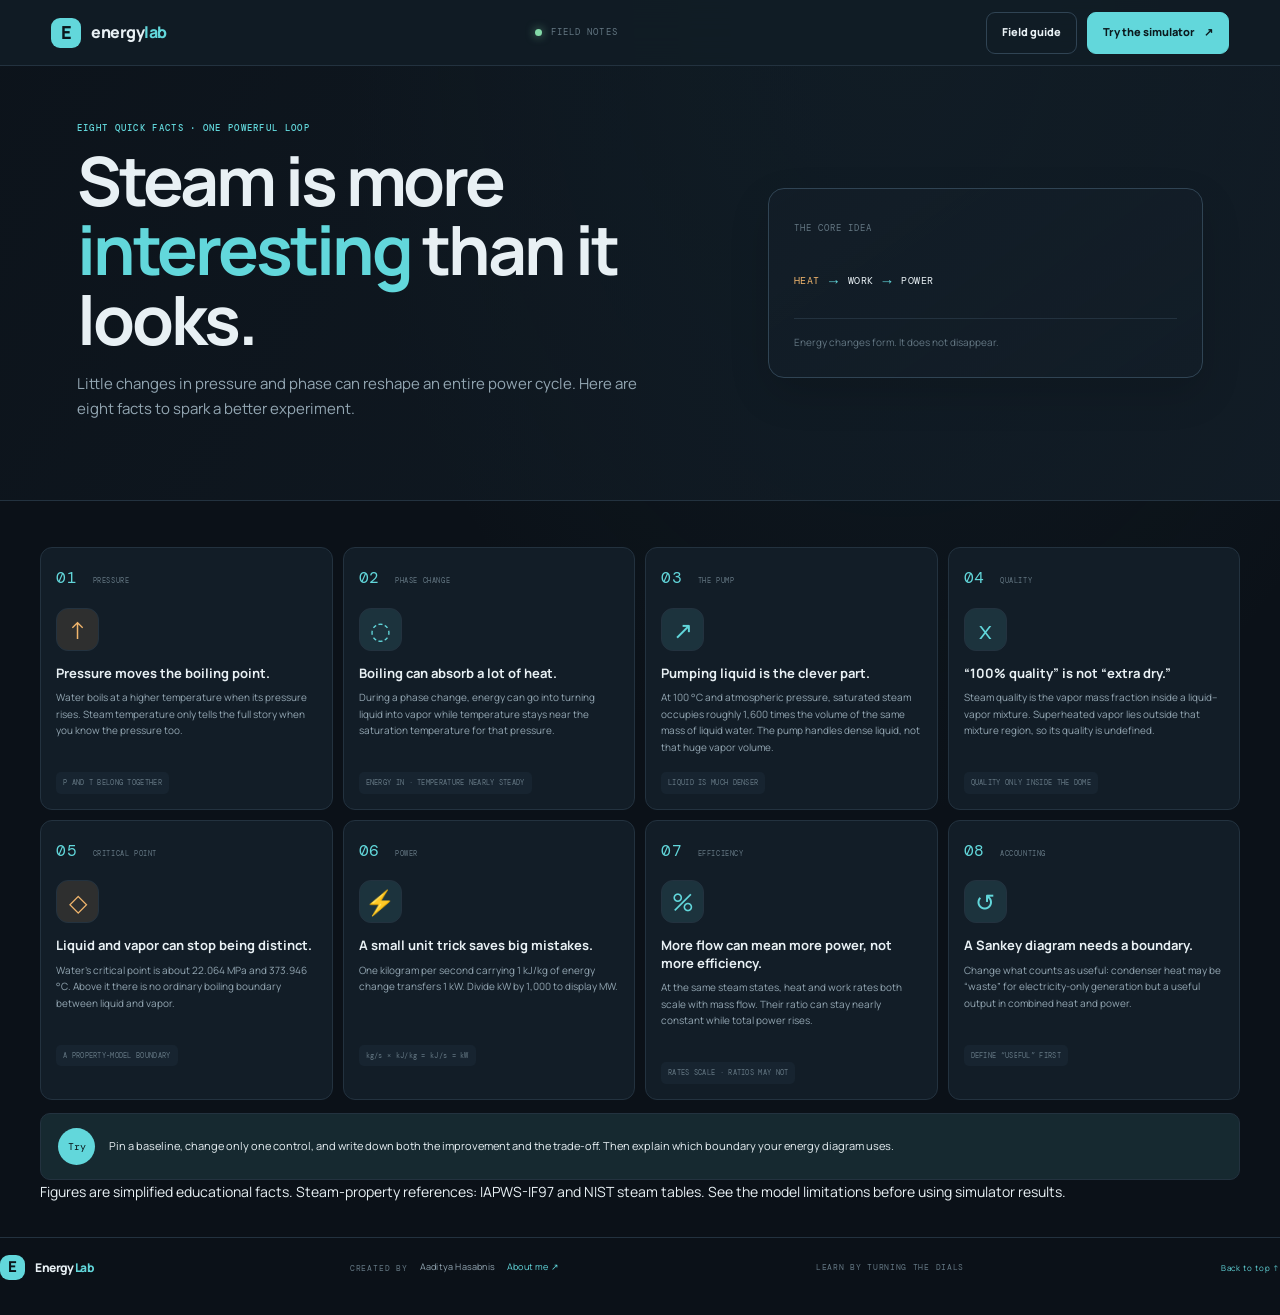
<file: docs/quick-facts.html>
<!doctype html>
<html lang="en" data-theme="dark">
  <head>
    <meta charset="utf-8">
    <meta name="viewport" content="width=device-width, initial-scale=1">
    <meta name="theme-color" content="#0b1118">
    <meta name="description" content="Eight surprising steam-power facts about boiling pressure, turbine work, steam quality, the water critical point and energy accounting.">
    <meta name="robots" content="index,follow,max-image-preview:large">
    <link rel="canonical" href="https://turbinelab.aadityahasabnis.com/docs/quick-facts.html">
    <link rel="icon" href="../assets/favicon.svg" type="image/svg+xml">
    <meta property="og:type" content="article">
    <meta property="og:site_name" content="Energy Lab">
    <meta property="og:url" content="https://turbinelab.aadityahasabnis.com/docs/quick-facts.html">
    <meta property="og:title" content="8 Steam-Power Facts | Energy Lab">
    <meta property="og:description" content="Why pressure changes boiling, why pumps like liquids, and why ‘100% steam quality’ can be the wrong answer.">
    <meta property="og:image" content="https://turbinelab.aadityahasabnis.com/assets/turbine-lab-og.png">
    <meta property="og:image:type" content="image/png">
    <meta property="og:image:width" content="1200">
    <meta property="og:image:height" content="630">
    <meta property="og:image:alt" content="Energy Lab: an illustrated steam turbine transforms heat into useful electricity.">
    <meta name="twitter:card" content="summary_large_image">
    <meta name="twitter:title" content="8 Steam-Power Facts | Energy Lab">
    <meta name="twitter:description" content="Why pressure changes boiling, why pumps like liquids, and why ‘100% steam quality’ can be the wrong answer.">
    <meta name="twitter:image" content="https://turbinelab.aadityahasabnis.com/assets/turbine-lab-og.png">
    <meta name="twitter:image:alt" content="Energy Lab: an illustrated steam turbine transforms heat into useful electricity.">
    <title>8 Steam-Power Facts | Energy Lab</title>
    <link rel="preconnect" href="https://fonts.googleapis.com">
    <link rel="preconnect" href="https://fonts.gstatic.com" crossorigin>
    <link href="https://fonts.googleapis.com/css2?family=DM+Mono:wght@400;500&family=Manrope:wght@400;500;600;700;800&display=swap" rel="stylesheet">
    <link rel="stylesheet" href="../css/theme.css">
    <link rel="stylesheet" href="../css/footer.css">
    <link rel="stylesheet" href="learning.css">
  </head>
  <body>
    <header class="learn-topbar">
      <a class="brand" href="../index.html" aria-label="Energy Lab simulator"><span class="brand-mark">E</span><span>energy<span class="brand-light">lab</span></span></a>
      <div class="topbar-meta"><span class="live-dot"></span><span>FIELD NOTES</span></div>
      <div class="learn-actions"><a class="button" href="index.html">Field guide</a><a class="button button-accent" href="../index.html">Try the simulator <span aria-hidden="true">↗</span></a></div>
    </header>
    <section class="learn-hero" aria-labelledby="page-title">
      <div class="hero-inner">
        <p class="eyebrow">EIGHT QUICK FACTS · ONE POWERFUL LOOP</p>
        <h1 id="page-title">Steam is more <span>interesting</span> than it looks.</h1>
        <p class="hero-deck">Little changes in pressure and phase can reshape an entire power cycle. Here are eight facts to spark a better experiment.</p>
      </div>
      <div class="hero-readout"><span class="readout-label">THE CORE IDEA</span><div class="readout-loop"><span>HEAT</span><i>→</i><span>WORK</span><i>→</i><span>POWER</span></div><p>Energy changes form. It does not disappear.</p></div>
    </section>
    <main class="learn-layout" style="grid-template-columns: minmax(0, 1fr)">
      <section class="lesson-content" aria-label="Steam power facts">
        <div class="state-grid">
          <article class="state-card"><div class="state-number">01 <span>PRESSURE</span></div><div class="state-icon state-hot" aria-hidden="true">↑</div><h2>Pressure moves the boiling point.</h2><p>Water boils at a higher temperature when its pressure rises. Steam temperature only tells the full story when you know the pressure too.</p><div class="state-tag">P AND T BELONG TOGETHER</div></article>
          <article class="state-card"><div class="state-number">02 <span>PHASE CHANGE</span></div><div class="state-icon state-liquid" aria-hidden="true">◌</div><h2>Boiling can absorb a lot of heat.</h2><p>During a phase change, energy can go into turning liquid into vapor while temperature stays near the saturation temperature for that pressure.</p><div class="state-tag">ENERGY IN · TEMPERATURE NEARLY STEADY</div></article>
          <article class="state-card"><div class="state-number">03 <span>THE PUMP</span></div><div class="state-icon state-pump" aria-hidden="true">↗</div><h2>Pumping liquid is the clever part.</h2><p>At 100 °C and atmospheric pressure, saturated steam occupies roughly 1,600 times the volume of the same mass of liquid water. The pump handles dense liquid, not that huge vapor volume.</p><div class="state-tag">LIQUID IS MUCH DENSER</div></article>
          <article class="state-card"><div class="state-number">04 <span>QUALITY</span></div><div class="state-icon state-work" aria-hidden="true">x</div><h2>“100% quality” is not “extra dry.”</h2><p>Steam quality is the vapor mass fraction inside a liquid–vapor mixture. Superheated vapor lies outside that mixture region, so its quality is undefined.</p><div class="state-tag">QUALITY ONLY INSIDE THE DOME</div></article>
          <article class="state-card"><div class="state-number">05 <span>CRITICAL POINT</span></div><div class="state-icon state-hot" aria-hidden="true">◇</div><h2>Liquid and vapor can stop being distinct.</h2><p>Water’s critical point is about 22.064 MPa and 373.946 °C. Above it there is no ordinary boiling boundary between liquid and vapor.</p><div class="state-tag">A PROPERTY-MODEL BOUNDARY</div></article>
          <article class="state-card"><div class="state-number">06 <span>POWER</span></div><div class="state-icon state-liquid" aria-hidden="true">⚡</div><h2>A small unit trick saves big mistakes.</h2><p>One kilogram per second carrying 1 kJ/kg of energy change transfers 1 kW. Divide kW by 1,000 to display MW.</p><div class="state-tag">kg/s × kJ/kg = kJ/s = kW</div></article>
          <article class="state-card"><div class="state-number">07 <span>EFFICIENCY</span></div><div class="state-icon state-work" aria-hidden="true">%</div><h2>More flow can mean more power, not more efficiency.</h2><p>At the same steam states, heat and work rates both scale with mass flow. Their ratio can stay nearly constant while total power rises.</p><div class="state-tag">RATES SCALE · RATIOS MAY NOT</div></article>
          <article class="state-card"><div class="state-number">08 <span>ACCOUNTING</span></div><div class="state-icon state-pump" aria-hidden="true">↺</div><h2>A Sankey diagram needs a boundary.</h2><p>Change what counts as useful: condenser heat may be “waste” for electricity-only generation but a useful output in combined heat and power.</p><div class="state-tag">DEFINE “USEFUL” FIRST</div></article>
        </div>
        <div class="takeaway"><span class="takeaway-mark">Try</span><p>Pin a baseline, change only one control, and write down both the improvement and the trade-off. Then explain which boundary your energy diagram uses.</p></div>
        <p class="model-note">Figures are simplified educational facts. Steam-property references: <a href="https://iapws.org/technical-guidance/release/IF97-Rev">IAPWS-IF97</a> and <a href="https://tsapps.nist.gov/publication/get_pdf.cfm?pub_id=906704">NIST steam tables</a>. See the <a href="model-limitations.md">model limitations</a> before using simulator results.</p>
      </section>
    </main>
    <footer class="learn-footer">
      <a class="brand" href="../index.html" aria-label="Energy Lab home"><span class="brand-mark">E</span><span>Energy <span class="brand-light">Lab</span></span></a>
      <nav class="footer-credit" aria-label="About the creator">
        <span>CREATED BY</span>
        <a href="https://aadityahasabnis.com/" target="_blank" rel="noopener noreferrer">Aaditya Hasabnis</a>
        <a href="https://aadityahasabnis.com/about" target="_blank" rel="noopener noreferrer">About me ↗</a>
      </nav>
      <p>LEARN BY TURNING THE DIALS</p>
      <a href="#page-title">Back to top ↑</a>
    </footer>
  </body>
</html>
</file>
<file: css/theme.css>
:root,
[data-theme="dark"] {
  color-scheme: dark;
  --bg: #0b1118;
  --bg-soft: #101923;
  --surface: #121d27;
  --surface-raised: #172430;
  --surface-glass: rgba(18, 29, 39, .87);
  --border: #23323f;
  --border-strong: #304454;
  --text: #e8f0f4;
  --text-soft: #93a6b2;
  --text-faint: #647783;
  --cyan: #62d7db;
  --cyan-strong: #37c6cf;
  --cyan-soft: rgba(98, 215, 219, .12);
  --amber: #f2b66d;
  --amber-soft: rgba(242, 182, 109, .12);
  --red: #ff7774;
  --red-soft: rgba(255, 119, 116, .12);
  --green: #83d9a8;
  --green-soft: rgba(131, 217, 168, .12);
  --chart-grid: #263744;
  --shadow: 0 16px 40px rgba(0, 0, 0, .14);
}

[data-theme="light"] {
  color-scheme: light;
  --bg: #eff4f5;
  --bg-soft: #e9f0f1;
  --surface: #ffffff;
  --surface-raised: #f5f9f9;
  --surface-glass: rgba(255, 255, 255, .92);
  --border: #dce6e8;
  --border-strong: #cbd9dc;
  --text: #15262f;
  --text-soft: #536b77;
  --text-faint: #778d97;
  --cyan: #157f89;
  --cyan-strong: #087c86;
  --cyan-soft: rgba(21, 127, 137, .1);
  --amber: #b96c13;
  --amber-soft: rgba(185, 108, 19, .1);
  --red: #c74542;
  --red-soft: rgba(199, 69, 66, .1);
  --green: #24844e;
  --green-soft: rgba(36, 132, 78, .1);
  --chart-grid: #dbe5e7;
  --shadow: 0 16px 40px rgba(39, 72, 81, .08);
}
</file>
<file: css/base.css>
* { box-sizing: border-box; }

html { min-width: 320px; background: var(--bg); scroll-behavior: smooth; }

body {
  margin: 0;
  color: var(--text);
  background:
    radial-gradient(ellipse at 70% 0%, rgba(35, 101, 111, .13), transparent 34rem),
    var(--bg);
  font-family: "Manrope", "Segoe UI", sans-serif;
  font-size: 14px;
  line-height: 1.5;
  -webkit-font-smoothing: antialiased;
  padding-bottom: 0;
}

button, input { font: inherit; }
button { color: inherit; }
button:focus-visible, a:focus-visible, input:focus-visible, summary:focus-visible {
  outline: 2px solid var(--cyan);
  outline-offset: 3px;
}

button { cursor: pointer; }
a { color: inherit; text-decoration: none; }
svg { display: block; }
[hidden] { display: none !important; }

.topbar {
  height: 66px;
  position: sticky;
  top: 0;
  z-index: 20;
  display: flex;
  align-items: center;
  justify-content: space-between;
  padding: 0 clamp(18px, 4vw, 58px);
  border-bottom: 1px solid var(--border);
  background: var(--surface-glass);
  backdrop-filter: blur(18px);
  transition: top .22s ease;
}
.topbar.is-hidden { top: -70px; }
.topbar-actions { align-items: center; }

.brand { display: inline-flex; gap: 10px; align-items: center; font-weight: 800; font-size: 16px; letter-spacing: -.5px; }
.brand-mark { width: 30px; height: 30px; display: grid; place-items: center; border-radius: 9px; color: #0a171c; background: var(--cyan); font-size: 18px; font-weight: 800; }
.brand-light { color: var(--cyan); }
.topbar-meta, .eyebrow, .metric-label, .small-muted, .footer, .experiment-tag, .live-label, .range-scale, .energy-total, .chart-legend, .model-note { font-family: "DM Mono", monospace; }
.topbar-meta { display: flex; align-items: center; gap: 9px; color: var(--text-faint); font-size: 10px; letter-spacing: 1.1px; }
.topbar-meta select { min-height:32px; padding:0 25px 0 9px; color:var(--text); background:var(--surface-raised); border:1px solid var(--border); border-radius:7px; font:10px "Manrope",sans-serif; letter-spacing:0; }
.live-dot { width: 7px; height: 7px; border-radius: 50%; display: inline-block; background: var(--green); box-shadow: 0 0 10px color-mix(in srgb, var(--green) 70%, transparent); }
.topbar-actions { display: flex; gap: 8px; }
.icon-button { width: 38px; height: 38px; display: grid; place-items: center; background: transparent; border: 1px solid transparent; border-radius: 10px; color: var(--text-soft); }
.icon-button:hover { color: var(--cyan); background: var(--cyan-soft); border-color: var(--border); }
.icon-button svg { width: 19px; height: 19px; fill: none; stroke: currentColor; stroke-width: 1.7; stroke-linecap: round; stroke-linejoin: round; }
.theme-moon, [data-theme="light"] .theme-sun { display: none; }
[data-theme="light"] .theme-moon { display: block; }

main { width: min(1540px, 100%); margin: 0 auto; padding: 18px clamp(16px, 3vw, 46px) 36px; }
.eyebrow { margin: 0 0 8px; color: var(--cyan); font-size: 9px; font-weight: 500; letter-spacing: 1.4px; }
h2, p { margin-top: 0; }

.footer { max-width: 1540px; margin: 0 auto; padding: 16px clamp(18px, 4vw, 58px) 82px; display: flex; align-items: center; justify-content: space-between; flex-wrap: wrap; gap: 15px; color: var(--text-faint); font-size: 9px; letter-spacing: .9px; }
.footer-divider { padding: 0 7px; color: var(--border-strong); }
.footer button { border: 0; background: none; color: var(--cyan); font: inherit; font-size: 9px; letter-spacing: .8px; }
.toast { position: fixed; z-index: 40; right: 24px; bottom: 24px; padding: 11px 16px; color: var(--text); background: var(--surface-raised); border: 1px solid var(--border-strong); border-radius: 10px; box-shadow: var(--shadow); opacity: 0; transform: translateY(8px); pointer-events: none; transition: opacity .2s, transform .2s; }
.toast.is-visible { opacity: 1; transform: translateY(0); }

@media (max-width: 639px) {
  body { padding-bottom: 62px; }
  .topbar { height: 58px; padding: 0 16px; }
  .topbar-meta { display: flex; gap:0; }
  .topbar-meta .live-dot, .topbar-meta label { display:none; }
  .topbar-meta select { width:91px; min-height:30px; padding:0 4px; font-size:9px; }
  .brand { font-size: 14px; }
  .brand-mark { width: 27px; height: 27px; }
  .topbar-actions { gap: 4px; }
  .topbar-actions #layout-toggle, .topbar-actions .learn-link { display:none; }
  .topbar.is-hidden { top: -62px; }
  .icon-button { width: 36px; height: 36px; }
  main { padding-top: 12px; }
  .footer { justify-content: center; padding-bottom: 20px; font-size: 8px; text-align: center; }
  .footer-credit { justify-content: center; flex-basis: 100%; }
}

@media (prefers-reduced-motion: reduce) {
  *, *::before, *::after { scroll-behavior: auto !important; animation-duration: .01ms !important; animation-iteration-count: 1 !important; transition-duration: .01ms !important; }
}
</file>
<file: css/components.css>
.panel, .metric-card {
  border: 1px solid var(--border);
  background: linear-gradient(145deg, var(--surface-glass), var(--surface));
  box-shadow: var(--shadow);
}
.panel { padding: 20px; border-radius: 15px; }
.section-heading { display: flex; align-items: center; justify-content: space-between; gap: 12px; }
.section-heading h2 { margin: 0; font-size: 17px; line-height: 1.2; letter-spacing: -.4px; }
.section-heading .eyebrow { margin-bottom: 6px; }
.compact-heading h2 { font-size: 15px; }
.heading-icon { color: var(--cyan); font-size: 21px; line-height: 1; }
.panel-note { color: var(--text-soft); font-size: 11px; line-height: 1.7; }
.controls-panel .panel-note { margin: 11px 0 19px; }

.control { padding: 11px 0 13px; border-bottom: 1px solid var(--border); }
.control-label { display: flex; justify-content: space-between; align-items: baseline; gap: 8px; margin-bottom: 6px; }
.control-label label { color: var(--text); font-size: 11px; font-weight: 600; }
.control-label output { color: var(--cyan); font: 500 14px "DM Mono", monospace; white-space: nowrap; }
.control-label output small { color: var(--text-faint); font: 10px "DM Mono", monospace; }
input[type="range"] { width: 100%; height: 48px; margin: 0; appearance: none; background: transparent; cursor: pointer; touch-action: pan-y; }
input[type="range"]::-webkit-slider-runnable-track { height: 4px; border-radius: 4px; background: linear-gradient(to right, var(--cyan) 0 var(--range-progress, 50%), var(--border-strong) var(--range-progress, 50%) 100%); }
input[type="range"]::-moz-range-track { height: 4px; border-radius: 4px; background: var(--border-strong); }
input[type="range"]::-moz-range-progress { height: 4px; background: var(--cyan); border-radius: 4px; }
input[type="range"]::-webkit-slider-thumb { width: 44px; height: 44px; margin-top: -20px; appearance: none; border: 0; background: radial-gradient(circle, var(--cyan) 0 7px, var(--surface) 7.5px 10px, transparent 10.5px); }
input[type="range"]::-moz-range-thumb { width: 44px; height: 44px; border: 0; background: radial-gradient(circle, var(--cyan) 0 7px, var(--surface) 7.5px 10px, transparent 10.5px); }
.range-scale { display: flex; align-items: center; justify-content: space-between; color: var(--text-faint); font-size: 8px; }
.quick-set { min-height: 28px; padding: 0 8px; color: var(--cyan); background: var(--cyan-soft); border: 0; border-radius: 6px; font: 8px "DM Mono", monospace; letter-spacing: .3px; }
.control-actions { display: flex; gap: 9px; padding-top: 17px; }
.button { min-height: 40px; flex: 1; display: inline-flex; align-items: center; justify-content: center; gap: 8px; border: 1px solid var(--border-strong); border-radius: 9px; font-size: 11px; font-weight: 700; }
.button span { font-size: 15px; }
.button-quiet { color: var(--text-soft); background: transparent; }
.button-quiet:hover { background: var(--surface-raised); color: var(--text); }
.button-accent { color: #0b191d; background: var(--cyan); border-color: var(--cyan); }
.button-accent:hover { filter: brightness(1.07); }

.metrics-grid { display: grid; grid-template-columns: repeat(2, minmax(0, 1fr)); gap: 10px; }
.metric-card { min-width: 0; min-height: 116px; padding: 14px 15px 11px; border-radius: 13px; }
.metric-top { display: flex; align-items: center; gap: 7px; }
.metric-icon { width: 19px; height: 19px; display: grid; place-items: center; color: var(--cyan); background: var(--cyan-soft); border-radius: 6px; font-size: 13px; }
.metric-efficiency .metric-icon { color: var(--amber); background: var(--amber-soft); }
.metric-quality .metric-icon { color: var(--green); background: var(--green-soft); }
.metric-label { overflow: hidden; color: var(--text-faint); font-size: 8px; letter-spacing: .65px; white-space: nowrap; text-overflow: ellipsis; }
.metric-value { display: flex; align-items: baseline; gap: 5px; margin-top: 10px; font: 500 clamp(23px, 2.1vw, 30px) "DM Mono", monospace; letter-spacing: -1.4px; }
.metric-value small { color: var(--text-faint); font: 9px "DM Mono", monospace; letter-spacing: 0; }
.metric-foot { display: flex; align-items: center; gap: 6px; margin-top: 5px; color: var(--text-faint); font-size: 9px; }
.trend-arrow { color: var(--green); }
.metric-dot, .legend-dot { width: 6px; height: 6px; display: inline-block; border-radius: 50%; background: var(--amber); }
.dot-cyan { background: var(--cyan); }
.status-pill { padding: 2px 6px; color: var(--green); background: var(--green-soft); border-radius: 20px; font: 8px "DM Mono", monospace; letter-spacing: .5px; }
.status-pill.is-amber { color: var(--amber); background: var(--amber-soft); }
.status-pill.is-red { color: var(--red); background: var(--red-soft); }

.turbine-panel { margin-top: 0; padding-bottom: 13px; }
.live-label { display: flex; align-items: center; gap: 6px; color: var(--green); font-size: 8px; letter-spacing: .9px; }
.turbine-stage { position: relative; height: clamp(160px, 18vw, 210px); margin: 8px -4px 0; overflow: hidden; }
#turbine-canvas { width: 100%; height: 100%; display: block; }
.turbine-overlay { position: absolute; top: 47%; display: flex; align-items: center; gap: 5px; color: var(--text-faint); font: 7px "DM Mono", monospace; letter-spacing: .5px; }
.turbine-inlet { left: 0; }
.turbine-outlet { right: 0; flex-direction: row-reverse; }
.turbine-overlay i { width: 15px; height: 1px; background: var(--cyan); opacity: .7; }
.turbine-caption { position: absolute; left: 50%; bottom: 9px; display: flex; gap: 13px; transform: translateX(-50%); color: var(--text-faint); font: 8px "DM Mono", monospace; white-space: nowrap; letter-spacing: .8px; }
.turbine-caption span:last-child { color: var(--cyan); }
.turbine-flow-readout { display: grid; grid-template-columns: auto minmax(50px, 1fr) auto; align-items: center; gap: 7px; padding-top: 9px; border-top: 1px solid var(--border); color: var(--text-faint); font: 8px "DM Mono", monospace; letter-spacing: .45px; }
.turbine-flow-readout meter { width: 100%; height: 9px; accent-color: var(--cyan); }
.turbine-flow-readout strong { color: var(--cyan); font-size: 9px; font-weight: 500; white-space: nowrap; }
.turbine-flow-readout small { grid-column: 1 / -1; color: var(--text-faint); font: 8px "Manrope", sans-serif; letter-spacing: 0; }
.warning-banner { margin: 0 0 10px; padding: 9px 11px; border: 1px solid color-mix(in srgb, var(--red) 35%, transparent); border-radius: 8px; color: var(--red); background: var(--red-soft); font-size: 10px; animation: warning-in .2s ease-out; }
@keyframes warning-in { from { opacity: 0; transform: translateY(-4px); } to { opacity: 1; transform: translateY(0); } }

.presets-panel { margin-top: 10px; }
.small-muted { color: var(--text-faint); font-size: 8px; letter-spacing: .5px; }
.preset-grid { display: grid; grid-template-columns: repeat(2, minmax(0, 1fr)); gap: 8px; margin-top: 15px; }
.preset-card { min-width: 0; min-height: 52px; display: flex; align-items: center; gap: 9px; padding: 8px; text-align: left; background: var(--surface-raised); border: 1px solid var(--border); border-radius: 9px; transition: border-color .15s, background .15s; }
.preset-card:hover, .preset-card.is-active { border-color: var(--cyan); background: var(--cyan-soft); }
.preset-icon { width: 28px; height: 28px; flex: 0 0 auto; display: grid; place-items: center; border-radius: 8px; color: var(--amber); background: var(--amber-soft); font-size: 16px; }
.preset-nuclear { color: var(--cyan); background: var(--cyan-soft); }.preset-solar { color: #f0c46b; background: var(--amber-soft); }.preset-geothermal { color: var(--red); background: var(--red-soft); }
.preset-card strong, .preset-card small { display: block; overflow: hidden; text-overflow: ellipsis; white-space: nowrap; }
.preset-card strong { font-size: 9px; font-weight: 700; }
.preset-card small { margin-top: 2px; color: var(--text-faint); font-size: 8px; }

.chart-panel { padding: 18px 17px 15px; }
.chart-subtitle { margin: 8px 0 0; color: var(--text-faint); font-size: 9px; }
.chart-wrap { width: 100%; }
.efficiency-chart { margin-top: 5px; }
.efficiency-chart svg { width: 100%; height: auto; overflow: visible; }
.chart-legend { display: flex; flex-wrap: wrap; gap: 15px; color: var(--text-faint); font-size: 8px; }
.chart-legend span { display: flex; align-items: center; gap: 5px; }
.legend-line { width: 14px; height: 2px; background: var(--cyan); }
.legend-ghost { background: var(--amber); }
.chart-insight { margin: 12px 0 0; padding: 8px 10px; border-left: 2px solid var(--cyan); color: var(--text-soft); background: var(--cyan-soft); font-size: 9px; }
.compare-button { min-height: 30px; padding: 0 9px; color: var(--text-soft); background: transparent; border: 1px solid var(--border-strong); border-radius: 7px; font-size: 9px; }
.compare-button[aria-pressed="true"] { color: var(--amber); border-color: var(--amber); background: var(--amber-soft); }
.diagram-panel { margin-top: 10px; }
.chart-tabs { display: flex; gap: 5px; margin-top: 13px; padding: 3px; background: var(--surface-raised); border-radius: 8px; }
.chart-tab { min-width: 44px; min-height: 31px; padding: 3px 11px; color: var(--text-faint); background: transparent; border: 0; border-radius: 6px; font: 10px "DM Mono", monospace; }
.chart-tab.is-active { color: var(--cyan); background: var(--cyan-soft); }
.cycle-chart { margin-top: 4px; }
.cycle-chart svg { width: 100%; height: auto; }
.diagram-caption { display: flex; align-items: center; gap: 7px; color: var(--text-faint); font-size: 9px; }
.diagram-caption .legend-dot { background: var(--cyan); }

.sankey-panel .panel-note, .learn-panel .panel-note { margin: 9px 0 8px; }
.balance-tag { display: flex; align-items: center; color: var(--green); font: 8px "DM Mono", monospace; letter-spacing: .5px; }
.balance-tag.is-invalid { color: var(--red); }
.sankey-scroll { width: 100%; overflow: hidden; }
.sankey-scroll svg { width: 100%; height: auto; }
.sankey-flow { fill: none; stroke-linecap: butt; opacity: .42; transition: opacity .18s, stroke-width .3s; cursor: pointer; }
.sankey-flow:hover, .sankey-flow.is-selected { opacity: .95; }
.sankey-label { fill: var(--text-soft); font: 10px "Manrope", sans-serif; }
.sankey-value { fill: var(--text-faint); font: 9px "DM Mono", monospace; }
.sankey-node { fill: var(--surface-raised); stroke: var(--border-strong); }
.sankey-tooltip { min-height: 30px; padding: 8px 10px; color: var(--text-soft); background: var(--surface-raised); border: 1px solid var(--border); border-radius: 7px; font-size: 9px; }
.energy-equation { display: flex; flex-wrap: wrap; align-items: center; gap: 5px 9px; margin-top: 9px; padding: 9px 10px; color: var(--text-faint); background: var(--surface-raised); border-radius: 7px; font: 8px "DM Mono", monospace; }
.energy-equation strong { color: var(--text); font-size: 10px; font-weight: 500; }
.energy-equation i { color: var(--cyan); font-size: 12px; font-style: normal; }
.energy-split { display: flex; width: 100%; height: 8px; margin-top: 7px; overflow: hidden; background: var(--surface-raised); border-radius: 5px; }
.energy-split span { min-width: 0; transition: width .22s ease; }
.energy-split span:first-child { background: var(--cyan); }
.energy-split span:last-child { background: var(--text-faint); }
.energy-total { display: flex; justify-content: space-between; align-items: center; gap: 8px; margin-top: 12px; padding-top: 11px; border-top: 1px solid var(--border); color: var(--text-faint); font-size: 8px; letter-spacing: .5px; }
.energy-total strong { color: var(--amber); font-size: 12px; font-weight: 500; letter-spacing: 0; }
.energy-total small { color: var(--text-faint); font-size: 8px; }
.explanation { min-height: 73px; margin: 13px 0 10px; color: var(--text-soft); font-size: 11px; line-height: 1.75; }
.learn-details { padding-top: 11px; border-top: 1px solid var(--border); color: var(--text-soft); font-size: 10px; line-height: 1.65; }
.learn-details summary { min-height: 30px; color: var(--text); cursor: pointer; font-weight: 600; }
.learn-details p { margin: 6px 0 0; }
.model-note { display: flex; gap: 7px; margin-top: 13px; color: var(--text-faint); font-size: 8px; line-height: 1.6; }
.model-note span, .model-note a { color: var(--cyan); }
.model-note a { text-decoration: underline; text-underline-offset: 2px; }

.mobile-results { display: none; }

.layout-toolbar {
  position: sticky;
  top: 0;
  z-index: 19;
  width: min(1540px, 100%);
  margin: 0 auto;
  padding: 10px clamp(16px, 3vw, 46px);
  align-items: center;
  flex-wrap: wrap;
  gap: 8px;
  border-bottom: 1px solid var(--border);
  background: var(--surface-glass);
  box-shadow: var(--shadow);
  backdrop-filter: blur(18px);
}
.layout-toolbar:not([hidden]) { display: flex; }
.renewable-mode .layout-toolbar { display: none !important; }
.layout-toolbar label { color: var(--text-faint); font: 9px "DM Mono", monospace; letter-spacing: .5px; }
.layout-toolbar select, .layout-toolbar button {
  min-height: 34px;
  padding: 0 10px;
  color: var(--text-soft);
  background: var(--surface-raised);
  border: 1px solid var(--border);
  border-radius: 7px;
  font-size: 10px;
}
.layout-toolbar select { min-width: 150px; }
.layout-toolbar button:hover, .layout-toolbar button[aria-pressed="true"] { color: var(--cyan); border-color: var(--cyan); }
.layout-toolbar button:disabled { opacity: .4; cursor: not-allowed; }
.layout-toolbar-actions { display: flex; flex-wrap: wrap; gap: 4px; }
.layout-toolbar .layout-done-button { color: #0a171c; background: var(--cyan); border-color: var(--cyan); font-weight: 700; }
.is-layout-editing .layout-component.is-layout-selected { border-color: var(--cyan); }

@media (max-width: 639px) {
  .panel { padding: 17px 15px; border-radius: 13px; }
  .layout-toolbar { padding: 8px 12px; gap: 5px; }
  .layout-toolbar label { display: none; }
  .layout-toolbar select { flex: 1 1 100%; }
  .layout-toolbar-actions button { min-height: 40px; }
  .layout-toolbar [data-layout-action="left"],
  .layout-toolbar [data-layout-action="center"],
  .layout-toolbar [data-layout-action="right"] { display: none; }
  .turbine-flow-readout { grid-template-columns: auto minmax(35px, 1fr) auto; font-size: 7px; }
  .is-layout-editing .sim-grid .efficiency-panel { display: block; }
  .metric-card { min-height: 106px; padding: 12px 11px 9px; }
  .metric-value { margin-top: 8px; font-size: 25px; }
  .metric-label { font-size: 7px; letter-spacing: .35px; }
  .metric-foot { font-size: 8px; }
  .controls-panel .panel-note { margin-bottom: 12px; }
  .control { padding: 9px 0 10px; }
  .control-label label { font-size: 12px; }
  .control-label output { font-size: 14px; }
  input[type="range"] { height: 48px; }
  .range-scale { font-size: 8px; }
  .quick-set { min-height: 30px; }
  .mobile-results { position: fixed; z-index: 25; right: 0; bottom: 0; left: 0; min-height: 58px; display: flex; align-items: center; justify-content: center; gap: 12px; padding: 8px 14px calc(8px + env(safe-area-inset-bottom)); border-top: 1px solid var(--border-strong); background: var(--surface-glass); backdrop-filter: blur(18px); }
  .mobile-results > span { color: var(--text-faint); font: 8px "DM Mono", monospace; letter-spacing: .7px; }
  .mobile-results strong { color: var(--text-soft); font: 9px "DM Mono", monospace; }
  .mobile-results strong b { color: var(--cyan); font-size: 13px; font-weight: 500; }
  .mobile-results > i { height: 17px; border-left: 1px solid var(--border-strong); }
  .sim-grid .efficiency-panel { display: none; }
  .sankey-scroll { overflow-x: hidden; }
  .energy-total { font-size: 7px; }
}
</file>
<file: css/layout.css>
.sim-grid {
  display: grid;
  grid-template-columns: minmax(280px, 320px) minmax(0, 1fr);
  align-items: start;
  gap: 14px;
}

.source-intro { display:flex; align-items:center; justify-content:space-between; gap:20px; margin-bottom:14px; padding:16px 20px; }
.source-intro .eyebrow { margin-bottom:4px; }
.source-intro h1 { margin:0; font-size:20px; letter-spacing:-.7px; }
.source-intro p:last-child { margin:4px 0 0; color:var(--text-soft); font-size:11px; }
.source-tag { flex:0 0 auto; padding:7px 10px; border:1px solid var(--border); border-radius:7px; color:var(--cyan); background:var(--cyan-soft); font:8px "DM Mono",monospace; letter-spacing:.6px; }
.renewable-workspace { display:grid; grid-template-columns:minmax(260px,320px) minmax(0,1fr); align-items:start; gap:14px; }
.renewable-controls { position:sticky; top:78px; }
.renewable-controls .control { padding-top:7px; padding-bottom:8px; }
.renewable-controls input[type="range"] { height:39px; }
.renewable-results { min-width:0; display:grid; grid-template-columns:minmax(0,1fr); gap:12px; }
.renewable-output { grid-column:1/-1; }
.renewable-metrics { margin-top:14px; }
.renewable-chart-wrap { margin-top:12px; padding:12px 8px 0; border-top:1px solid var(--border); }
.renewable-chart-wrap svg { width:100%; height:auto; overflow:visible; }
.renewable-scene { position:relative; margin:14px 0 4px; overflow:hidden; border:1px solid var(--border); border-radius:14px; background:radial-gradient(ellipse at 50% 100%,var(--cyan-soft),transparent 68%); }
.renewable-scene svg { display:block; width:100%; height:auto; }
.renewable-scene .wind-rotor { transform-box:view-box; transform-origin:326px 78px; }
.renewable-scene.is-wind:not(.is-stopped) .wind-rotor { animation:rotor-spin var(--rotor-duration,4s) linear infinite; }
.renewable-scene.is-stopped .wind-rotor { opacity:.58; }
.wind-rotor path { fill:var(--cyan); }
.wind-rotor circle { fill:var(--surface); stroke:var(--cyan); stroke-width:4; }
.wind-stream { fill:none; stroke:var(--cyan); stroke-width:2; stroke-linecap:round; stroke-dasharray:10 12; }
.renewable-scene.is-wind.has-wind .wind-stream { animation:wind-flow var(--wind-flow-duration,2s) linear infinite; }
.renewable-scene.is-wind.has-electricity .power-flow { stroke-dasharray:5 7; animation:electric-flow var(--electric-flow-duration,1.5s) linear infinite; }
.renewable-scene.is-wind:not(.has-electricity) .power-flow,
.renewable-scene.is-solar:not(.has-electricity) .pv-dc-flow,
.renewable-scene.is-solar:not(.has-electricity) .pv-ac-flow { opacity:.2; }
.renewable-scene.is-solar .solar-rays { stroke-dasharray:5 8; }
.renewable-scene.is-solar.has-sunlight .sunlight-flow { stroke-dasharray:5 9; animation:solar-flow var(--sunlight-duration,1.5s) linear infinite; }
.renewable-scene.is-solar.has-electricity .pv-dc-flow,
.renewable-scene.is-solar.has-electricity .pv-ac-flow { stroke-dasharray:5 8; animation:electric-flow var(--pv-flow-duration,1.5s) linear infinite; }
.renewable-scene.is-solar:not(.has-sunlight) .solar-rays,
.renewable-scene.is-solar:not(.has-sunlight) .sunlight-flow,
.renewable-scene.is-solar:not(.has-electricity) .pv-dc-flow,
.renewable-scene.is-solar:not(.has-electricity) .pv-ac-flow { animation:none; }
@keyframes rotor-spin { to { transform:rotate(360deg); } }
@keyframes wind-flow { to { stroke-dashoffset:-44; } }
@keyframes solar-flow { to { stroke-dashoffset:-42; } }
@keyframes electric-flow { to { stroke-dashoffset:-39; } }
.renewable-scene .scene-label { fill:var(--text-soft); font:9px "DM Mono",monospace; letter-spacing:.7px; }
.renewable-scene .scene-value { fill:var(--text); font:600 19px "DM Mono",monospace; }
.renewable-scene .scene-output { fill:var(--cyan); font:600 17px "DM Mono",monospace; }
.renewable-scene .scene-note { fill:var(--text-faint); font:8px "Manrope",sans-serif; }
.renewable-scenario[aria-pressed="true"] { border-color:var(--cyan); background:var(--cyan-soft); box-shadow:inset 0 0 0 1px color-mix(in srgb,var(--cyan) 28%,transparent); }
.renewable-scenario .scenario-selected { display:none; margin-left:auto; color:var(--cyan); font:7px "DM Mono",monospace; letter-spacing:.35px; }
.renewable-scenario[aria-pressed="true"] .scenario-selected { display:block; }
.scenario-instruction { margin:-3px 0 12px; color:var(--text-faint); font-size:9px; line-height:1.6; }
.scenario-state { margin:10px 0 0; color:var(--cyan); font:8px "DM Mono",monospace; letter-spacing:.55px; }
.renewable-presets .preset-grid { gap:9px; }
.renewable-scenario { min-height:68px; }
.compare-card { display:flex; align-items:center; gap:12px; margin-top:12px; padding:12px; border:1px dashed var(--border-strong); border-radius:9px; color:var(--text-soft); background:var(--surface-raised); }
.compare-card.has-pin { display:block; border-style:solid; border-color:color-mix(in srgb,var(--amber) 50%,var(--border)); background:linear-gradient(110deg,var(--amber-soft),var(--surface-raised) 65%); }
.compare-empty-mark { display:grid; width:28px; height:28px; flex:0 0 auto; place-items:center; border-radius:8px; color:var(--cyan); background:var(--cyan-soft); font-size:15px; }
.compare-card strong,.compare-card small { display:block; }
.compare-card > span:last-child strong { color:var(--text); font-size:10px; }
.compare-card > span:last-child small { margin-top:3px; color:var(--text-faint); font-size:8px; line-height:1.6; }
.compare-card-head { display:flex; align-items:center; gap:9px; }
.compare-pin-icon { display:grid; width:27px; height:27px; flex:0 0 auto; place-items:center; border-radius:8px; color:var(--amber); background:var(--amber-soft); font-size:16px; }
.compare-card-head > span:nth-child(2) { min-width:0; }
.compare-card-head strong { color:var(--amber); font:8px "DM Mono",monospace; letter-spacing:.6px; }
.compare-card-head small { margin-top:3px; color:var(--text-faint); font-size:8px; }
.compare-card-output { margin-left:auto; color:var(--text); font:600 16px "DM Mono",monospace; white-space:nowrap; }
.compare-card-output small { display:inline; color:var(--text-faint); font:8px "DM Mono",monospace; }
.compare-card-result { display:flex; flex-wrap:wrap; justify-content:space-between; gap:8px 18px; margin:11px 0 0 36px; padding-top:9px; border-top:1px solid var(--border); color:var(--text-faint); font-size:8px; }
.compare-card-result strong { display:inline; margin-left:4px; color:var(--text); font:500 9px "DM Mono",monospace; }
.compare-delta.is-up strong { color:var(--green); }
.compare-delta.is-down strong { color:var(--amber); }
.renewable-chart-key { display:flex; flex-wrap:wrap; gap:7px 16px; padding:2px 8px 8px; color:var(--text-faint); font:8px "DM Mono",monospace; }
.renewable-chart-key span { display:flex; align-items:center; gap:6px; }
.renewable-chart-key i { width:7px; height:7px; display:inline-block; border-radius:50%; background:var(--amber); }
.renewable-chart-key .key-pinned { border:2px solid var(--cyan); background:var(--surface); }
body:not(.renewable-has-pin) .pin-key { display:none; }
.human-benefits { grid-column:1/-1; position:relative; overflow:hidden; background:radial-gradient(ellipse at 95% 0%,var(--green-soft),transparent 45%),linear-gradient(145deg,var(--surface-glass),var(--surface)); }
.benefit-grid { display:grid; grid-template-columns:repeat(3,minmax(0,1fr)); gap:10px; margin-top:16px; }
.benefit-grid article { padding:14px; border:1px solid var(--border); border-radius:10px; background:var(--surface-raised); }
.benefit-grid article > span { color:var(--cyan); font:9px "DM Mono",monospace; }
.benefit-grid h3 { margin:10px 0 5px; font-size:12px; }
.benefit-grid p { margin:0; color:var(--text-soft); font-size:10px; line-height:1.7; }
.benefit-caveat { margin:13px 0 0; color:var(--text-faint); font-size:9px; line-height:1.7; }
.benefit-caveat a { color:var(--cyan); text-decoration:underline; text-underline-offset:2px; }
.renewable-balance-row { display:grid; grid-template-columns:auto auto auto auto auto auto; align-items:center; justify-content:space-between; gap:10px; margin-top:17px; padding:12px; color:var(--text-faint); background:var(--surface-raised); border-radius:8px; font:8px "DM Mono",monospace; }
.renewable-balance-row strong { color:var(--text); font-size:10px; font-weight:500; white-space:nowrap; }
.renewable-balance-row i { color:var(--cyan); font-size:14px; font-style:normal; }
.renewable-lower .energy-split { margin-top:10px; }
.renewable-lower .energy-split span:first-child { background:var(--cyan); }
.renewable-lower .energy-split span:last-child { background:var(--amber); }
.renewable-lower .model-note { align-items:flex-start; }
.renewable-presets { grid-column:1/-1; }
.renewable-presets .preset-grid { grid-template-columns:repeat(3,minmax(0,1fr)); }
.renewable-scenario { min-height:62px; }

@media (max-width: 1024px) {
  .renewable-workspace { grid-template-columns:minmax(220px,.8fr) minmax(0,1.2fr); gap:12px; }
  .renewable-results { grid-template-columns:minmax(0,1fr); }
  .renewable-controls { position:static; }
  .renewable-presets { grid-column:1; }
  .renewable-presets .preset-grid { grid-template-columns:minmax(0,1fr); }
}

.dashboard-zone { display: flex; min-width: 0; flex-direction: column; gap: 10px; }
.dashboard-zone[data-dashboard-zone="left"] { grid-column: 1; grid-row: 1; }
.dashboard-zone[data-dashboard-zone="left"] > .presets-panel { margin-top: 0; }
.dashboard-zone[data-dashboard-zone="center"] { grid-column: 1 / -1; }
.dashboard-zone[data-dashboard-zone="right"] { display: contents; }
.dashboard-zone[data-dashboard-zone="bottom"] {
  grid-column: 1 / -1;
  display: grid;
  grid-template-columns: minmax(0, 1.65fr) minmax(280px, 1fr);
  align-items: stretch;
  gap: 12px;
}

.dashboard-workspace {
  grid-column: 2;
  display: grid;
  grid-template-columns: repeat(2, minmax(0, 1fr));
  align-content: start;
  align-items: stretch;
  gap: 12px;
}
.dashboard-workspace > .dashboard-zone[data-dashboard-zone="center"] { grid-column: 1 / -1; }
.dashboard-workspace > .dashboard-zone[data-dashboard-zone="right"],
.dashboard-workspace > .dashboard-zone[data-dashboard-zone="bottom"] { display: contents; }
.dashboard-workspace > .dashboard-zone > .layout-component { width: 100%; }
.dashboard-zone[data-dashboard-zone="bottom"] > .layout-component { width: 100%; }

@media (min-width: 901px) {
  .dashboard-workspace [data-layout-panel="performance"],
  .dashboard-workspace [data-layout-panel="thermodynamics"] {
    margin-top: 0;
    align-self: stretch;
  }
  .dashboard-workspace .chart-panel { display: flex; flex-direction: column; }
  .dashboard-workspace .efficiency-chart,
  .dashboard-workspace .cycle-chart { flex: 1; min-height: 0; }
  .dashboard-workspace .efficiency-chart svg,
  .dashboard-workspace .cycle-chart svg { height: 100%; }
}

.dashboard-zone[data-dashboard-zone="bottom"] > .layout-component { align-self: stretch; }
.dashboard-zone[data-dashboard-zone="bottom"] > .learn-panel {
  display: flex;
  flex-direction: column;
  justify-content: space-between;
}

.dashboard-zone > .layout-size-compact { padding: 12px; }
.dashboard-zone > .layout-size-compact .turbine-stage { height: 145px; }
.dashboard-zone > .layout-size-compact .metric-card { min-height: 90px; padding: 10px; }
.dashboard-zone > .layout-size-spacious { padding: 24px; }
.dashboard-zone > .layout-size-spacious .turbine-stage { height: clamp(210px, 23vw, 290px); }
.dashboard-zone > .layout-size-spacious .metric-card { min-height: 120px; }

.is-layout-editing .layout-component.is-layout-selected {
  border-color: var(--cyan);
  box-shadow: 0 0 0 2px color-mix(in srgb, var(--cyan) 28%, transparent);
}
.is-layout-editing .layout-component.is-pinned.is-layout-selected {
  border-color: var(--amber);
  box-shadow: 0 0 0 2px color-mix(in srgb, var(--amber) 28%, transparent);
}
.sim-grid[data-chart-mobile="efficiency"] .efficiency-panel { display: none; }

@media (min-width: 640px) and (max-width: 1024px) {
  .sim-grid { grid-template-columns: minmax(220px, .8fr) minmax(0, 1.2fr); gap: 12px; }
  .dashboard-workspace { gap: 10px; }
  .dashboard-workspace.is-single-column { grid-template-columns: minmax(0, 1fr); }
  .dashboard-workspace.is-single-column > .dashboard-zone[data-dashboard-zone="center"] { grid-column: 1; }
  .dashboard-zone[data-dashboard-zone="bottom"] {
    grid-template-columns: minmax(0, 1.25fr) minmax(250px, 1fr);
  }
}

@media (max-width: 639px) {
  main { padding-right: 14px; padding-left: 14px; }
  .sim-grid { grid-template-columns: minmax(0, 1fr); gap: 8px; }
  .source-intro { align-items:flex-start; margin-bottom:9px; padding:14px; }
  .source-intro h1 { font-size:18px; }
  .source-tag { max-width:132px; text-align:center; line-height:1.5; }
  .renewable-workspace { grid-template-columns:minmax(0,1fr); gap:8px; }
  .renewable-results { grid-template-columns:minmax(0,1fr); gap:8px; }
  .renewable-presets { grid-column:1; }
  .renewable-presets .preset-grid { grid-template-columns:minmax(0,1fr); }
  .benefit-grid { grid-template-columns:minmax(0,1fr); }
  .renewable-scene .scene-label { font-size:17px; }
  .renewable-scene .scene-value { font-size:24px; }
  .renewable-scene .scene-output { font-size:26px; }
  .renewable-scene .scene-note { font-size:14px; }
  #renewable-chart text { font-size:13px !important; }
  .compare-card-result { margin-left:0; }
  .renewable-balance-row { grid-template-columns:1fr auto; justify-content:stretch; gap:8px; font-size:8px; }
  .renewable-balance-row i { display:none; }
  .renewable-balance-row strong { text-align:right; }
  .renewable-chart-wrap { margin-right:-8px; margin-left:-8px; padding-right:0; padding-left:0; }
  .dashboard-workspace,
  .dashboard-zone { display: contents; }
  .dashboard-zone[data-dashboard-zone="left"],
  .dashboard-workspace { grid-column: 1; }
  .dashboard-zone > .layout-component { grid-column: 1 / -1; }
  .dashboard-zone[data-dashboard-zone="left"] > .presets-panel { margin-top: 10px; }
  .sim-grid .efficiency-panel { display: none; }
  .is-layout-editing .sim-grid .efficiency-panel { display: block; }
  .dashboard-zone > .layout-size-spacious { padding: 20px 16px; }
}
</file>
<file: css/footer.css>
.footer-credit {
  display: flex;
  flex-wrap: wrap;
  align-items: center;
  gap: 6px 12px;
  font-size: 9px;
  letter-spacing: .2px;
}

.footer-credit > span {
  color: var(--text-faint);
  font: 8px "DM Mono", monospace;
  letter-spacing: .8px;
}

.footer-credit a {
  color: var(--text-soft);
  transition: color .15s ease;
}

.footer-credit a:hover,
.footer-credit a:last-child {
  color: var(--cyan);
}
</file>
<file: css/energy-lab-plus.css>
.hybrid-workspace{max-width:1440px;margin:18px auto 56px;padding:0 24px;display:grid;grid-template-columns:minmax(260px,.72fr) minmax(0,1.55fr);gap:18px;align-items:start}
.hybrid-workspace[hidden]{display:none}.hybrid-intro{grid-column:1/-1;padding:23px 4px 10px}.hybrid-intro h2{margin:5px 0 8px;font-size:clamp(25px,3vw,36px);letter-spacing:-.045em}.hybrid-intro>p:not(.eyebrow){color:var(--text-soft);max-width:680px;line-height:1.65;margin:0 0 15px}.synthetic-notice{display:inline-flex;align-items:center;min-height:25px;padding:5px 9px;border:1px solid color-mix(in srgb,var(--amber) 40%,transparent);border-radius:5px;background:var(--amber-soft);color:var(--amber);font:500 9px/1.4 "DM Mono",monospace;letter-spacing:.07em}
.hybrid-controls,.hybrid-summary{grid-column:1}.hybrid-simulation{grid-column:2;grid-row:2/span 2}.hybrid-control-grid{display:grid;grid-template-columns:1fr 1fr;gap:14px 12px;margin:18px 0}.hybrid-control-grid>label,.day-toolbar label{display:grid;gap:7px;color:var(--text-soft);font-size:12px;font-weight:600}.hybrid-control-grid select,.hybrid-control-grid input:not([type=checkbox]),.day-toolbar select{min-width:0;width:100%;height:39px;padding:0 10px;border:1px solid var(--border-strong);border-radius:7px;background:var(--surface-raised);color:var(--text);font:500 13px "DM Mono",monospace}.number-unit{display:flex;align-items:center;gap:7px}.number-unit small{color:var(--text-faint);font:11px "DM Mono",monospace}.hybrid-check{display:flex!important;align-items:center;gap:9px!important;min-height:39px}.hybrid-check input{accent-color:var(--cyan);width:17px;height:17px}.hybrid-controls .panel-note{font-size:11px;line-height:1.6}.hybrid-simulation .section-heading{align-items:center}.play-controls{display:flex;gap:7px}.play-controls button{border:1px solid var(--border-strong);border-radius:6px;background:var(--surface-raised);color:var(--text);padding:8px 10px;font:600 11px Manrope,sans-serif;cursor:pointer}.play-controls button:hover{border-color:var(--cyan);color:var(--cyan)}.hybrid-diagram{min-height:205px;padding:10px;border:1px solid var(--border);border-radius:10px;background:var(--surface-raised);overflow:hidden}.hybrid-diagram>svg{display:block;width:100%;height:auto}.hybrid-hour-stats{display:grid;grid-template-columns:repeat(4,minmax(0,1fr));gap:1px;background:var(--border);border:1px solid var(--border);border-radius:8px;overflow:hidden;margin-top:12px}.hybrid-hour-stats>div{display:grid;gap:6px;padding:11px;background:var(--surface)}.hybrid-hour-stats span,.hybrid-total-grid article>span,.day-results span{color:var(--text-faint);font:500 9px/1.35 "DM Mono",monospace;letter-spacing:.05em}.hybrid-hour-stats strong{color:var(--text);font:500 13px "DM Mono",monospace}.time-control{display:grid;grid-template-columns:auto 1fr auto;align-items:center;gap:12px;margin:17px 0 7px}.time-control>span{color:var(--text-faint);font:500 9px "DM Mono",monospace;letter-spacing:.08em}.time-control input{width:100%;accent-color:var(--cyan)}.time-control output{min-width:50px;text-align:right;color:var(--cyan);font:500 12px "DM Mono",monospace}.hybrid-chart{display:block;width:100%;height:auto;overflow:visible}.hybrid-total-grid{display:grid;grid-template-columns:1fr 1fr;gap:8px;margin:18px 0}.hybrid-total-grid article{display:grid;gap:9px;padding:12px;border:1px solid var(--border);border-radius:8px;background:var(--surface-raised)}.hybrid-total-grid strong{font:500 18px "DM Mono",monospace;color:var(--text)}.hybrid-total-grid small{font:10px "DM Mono",monospace;color:var(--text-soft)}.balance-tag.is-invalid{color:var(--red);border-color:var(--red)}
.day-panel{grid-column:1/-1}.day-toolbar{display:flex;align-items:center;gap:12px;margin:14px 0}.day-toolbar label{display:flex;align-items:center;gap:8px}.day-toolbar select{width:auto;min-width:170px}.day-toolbar>span{font-size:11px;color:var(--text-faint)}.day-results{display:grid;grid-template-columns:repeat(4,1fr);gap:1px;background:var(--border);border:1px solid var(--border);border-radius:8px;overflow:hidden}.day-results>div{display:grid;gap:7px;padding:12px;background:var(--surface)}.day-results strong{font:500 15px "DM Mono",monospace;color:var(--text)}.day-results b{font-weight:500}.day-disclaimer{font-size:11px;line-height:1.65;color:var(--text-faint)}.experiment-cards{display:grid;grid-template-columns:repeat(3,minmax(0,1fr));gap:10px;margin:17px 0 12px}.experiment-card{display:grid;align-content:start;gap:7px;min-height:136px;text-align:left;padding:13px;border:1px solid var(--border);border-radius:9px;background:var(--surface-raised);color:var(--text);cursor:pointer;transition:border-color .18s,transform .18s}.experiment-card:hover{border-color:var(--cyan);transform:translateY(-2px)}.experiment-card[aria-pressed=true]{border-color:var(--cyan);box-shadow:inset 0 0 0 1px var(--cyan)}.experiment-card strong{font-size:13px;line-height:1.35}.experiment-card small{font-size:11px;line-height:1.5;color:var(--text-soft)}.experiment-card span{font:500 9px "DM Mono",monospace;color:var(--cyan);letter-spacing:.06em}.experiment-status{padding:12px;border-radius:7px;background:var(--surface-raised);color:var(--text-soft);font-size:12px;line-height:1.6}.experiment-status.is-complete{color:var(--green);background:var(--green-soft)}
@media(max-width:850px){.hybrid-workspace{grid-template-columns:1fr}.hybrid-controls,.hybrid-summary,.hybrid-simulation{grid-column:1;grid-row:auto}.hybrid-simulation{grid-row:2}.hybrid-hour-stats{grid-template-columns:repeat(2,minmax(0,1fr))}.experiment-cards{grid-template-columns:1fr 1fr}}
@media(max-width:560px){.hybrid-workspace{padding:0 12px;gap:12px;margin-top:10px}.hybrid-intro{padding:15px 4px 4px}.hybrid-control-grid{grid-template-columns:1fr 1fr;gap:12px 9px}.hybrid-simulation .section-heading{display:grid}.play-controls{justify-content:flex-start}.hybrid-diagram{padding:4px;min-height:0}.hybrid-hour-stats strong{font-size:11px}.day-results{grid-template-columns:1fr 1fr}.day-toolbar{align-items:flex-start;flex-direction:column}.day-toolbar label{width:100%;justify-content:space-between}.day-toolbar select{flex:1}.experiment-cards{grid-template-columns:1fr}.experiment-card{min-height:0}.time-control{gap:7px}}
@media(prefers-reduced-motion:reduce){.experiment-card{transition:none}.experiment-card:hover{transform:none}}
</file>
<file: docs/learning.css>
* { box-sizing: border-box; }
html { width: 100%; min-width: 320px; overflow-x: clip; scroll-behavior: smooth; scroll-padding-top: 105px; background: var(--bg); }
body { width: 100%; margin: 0; overflow-x: clip; color: var(--text); background: radial-gradient(ellipse at 70% 0%, rgba(35,101,111,.12), transparent 35rem), var(--bg); font-family: Manrope, "Segoe UI", sans-serif; font-size: 14px; line-height: 1.65; -webkit-font-smoothing: antialiased; }
button, a { font: inherit; } a { color: inherit; text-decoration: none; } button:focus-visible, a:focus-visible, summary:focus-visible { outline: 2px solid var(--cyan); outline-offset: 4px; }
.skip-link { position: fixed; z-index: 100; top: 8px; left: 8px; padding: 10px 14px; color: var(--bg); background: var(--cyan); border-radius: 7px; transform: translateY(-150%); }.skip-link:focus { transform: none; }
.reading-progress { position: fixed; z-index: 40; top: 0; left: 0; width: 100%; height: 3px; }.reading-progress span { display: block; width: 0; height: 100%; background: linear-gradient(90deg, var(--cyan), var(--amber)); }
.learn-topbar { height: 66px; position: sticky; top: 0; z-index: 30; display: flex; align-items: center; justify-content: space-between; gap: 20px; padding: 0 clamp(18px, 4vw, 58px); border-bottom: 1px solid var(--border); background: var(--surface-glass); backdrop-filter: blur(18px); }
.brand { display: inline-flex; align-items: center; gap: 10px; font-size: 16px; font-weight: 800; letter-spacing: -.5px; white-space: nowrap; }.brand-mark { width: 30px; height: 30px; display: grid; place-items: center; border-radius: 9px; color: #0a171c; background: var(--cyan); font-size: 18px; }.brand-light { color: var(--cyan); }
.topbar-meta, .eyebrow, .readout-label, .hero-steps, .readout-loop, .rail-title, .state-number, .state-tag, .energy-head, .equation-kicker, .readout-example, .experiment-number, .source-links span, .phase-links, .learn-footer > p { font-family: "DM Mono", monospace; }.topbar-meta { display: flex; align-items: center; gap: 9px; color: var(--text-faint); font-size: 9px; letter-spacing: 1.1px; }.live-dot { width: 7px; height: 7px; display: inline-block; border-radius: 50%; background: var(--green); box-shadow: 0 0 10px color-mix(in srgb, var(--green) 70%, transparent); }
.learn-actions { display: flex; align-items: center; gap: 10px; }.icon-button { width: 38px; height: 38px; display: grid; place-items: center; color: var(--text-soft); background: transparent; border: 1px solid var(--border); border-radius: 9px; font-size: 20px; }.button { min-height: 42px; display: inline-flex; align-items: center; justify-content: center; gap: 9px; padding: 0 15px; border: 1px solid var(--border-strong); border-radius: 9px; font-size: 11px; font-weight: 800; }.button-accent { color: #0b191d; background: var(--cyan); border-color: var(--cyan); }
.eyebrow { margin: 0 0 10px; color: var(--cyan); font-size: 9px; letter-spacing: 1.3px; font-weight: 500; }
.learn-hero { min-height: 415px; position: relative; display: grid; grid-template-columns: 1.15fr .85fr; align-items: center; gap: clamp(30px, 8vw, 110px); overflow: hidden; padding: 55px max(6vw, calc((100vw - 1220px)/2)); border-bottom: 1px solid var(--border); background: linear-gradient(120deg, rgba(18,29,39,.2), rgba(18,29,39,.88)); }.hero-inner, .hero-readout { position: relative; z-index: 1; }.hero-inner { max-width: 635px; } h1, h2, h3, p { margin-top: 0; }
.learn-hero h1 { margin: 0 0 18px; font-size: clamp(39px, 6vw, 68px); line-height: 1.02; letter-spacing: -3px; }.learn-hero h1 span { color: var(--cyan); }.hero-deck { max-width: 560px; margin-bottom: 24px; color: var(--text-soft); font-size: 15px; }.hero-steps { display: flex; flex-wrap: wrap; gap: 10px 20px; margin: 0 0 22px; color: var(--text-faint); font-size: 9px; letter-spacing: .3px; }.hero-steps b { margin-right: 5px; color: var(--amber); }.hero-link { display: inline-flex; align-items: center; gap: 10px; min-height: 38px; color: var(--cyan); font-size: 11px; font-weight: 800; }
.hero-orbit { position: absolute; width: 460px; height: 460px; border: 1px solid color-mix(in srgb, var(--cyan) 12%, transparent); border-radius: 50%; pointer-events: none; }.orbit-one { right: 4%; top: -260px; }.orbit-two { width: 620px; height: 620px; right: -2%; top: -340px; }.hero-readout { min-height: 190px; padding: 25px; border: 1px solid var(--border-strong); border-radius: 16px; background: linear-gradient(145deg, var(--surface-glass), var(--surface)); box-shadow: var(--shadow); }.readout-label { color: var(--text-faint); font-size: 9px; letter-spacing: 1px; }.readout-loop { display: flex; flex-wrap: wrap; align-items: center; gap: 9px; margin-top: 32px; color: var(--text); font-size: 10px; letter-spacing: .5px; }.readout-loop span:first-child { color: var(--amber); }.readout-loop i { color: var(--cyan); font-size: 15px; font-style: normal; }.hero-readout p { margin: 24px 0 0; padding-top: 15px; border-top: 1px solid var(--border); color: var(--text-faint); font-size: 10px; }
.chapter-nav { position: sticky; z-index: 25; top: 66px; display: flex; gap: 7px; overflow-x: auto; padding: 10px max(16px, calc((100vw - 1220px)/2)); border-bottom: 1px solid var(--border); background: color-mix(in srgb, var(--bg) 92%, transparent); backdrop-filter: blur(14px); scrollbar-width: none; }.chapter-nav::-webkit-scrollbar { display: none; }.chapter-nav a { min-height: 34px; display: inline-flex; align-items: center; padding: 0 12px; color: var(--text-faint); border: 1px solid transparent; border-radius: 20px; font-size: 10px; font-weight: 700; white-space: nowrap; }.chapter-nav a:hover, .chapter-nav a[aria-current="location"] { color: var(--cyan); background: var(--cyan-soft); border-color: var(--border); }
.learn-layout { width: min(1280px, 100%); display: grid; grid-template-columns: 190px minmax(0, 1fr); gap: clamp(30px, 5vw, 72px); margin: 0 auto; padding: 46px clamp(18px, 4vw, 40px) 20px; }.lesson-rail { position: sticky; top: 135px; align-self: start; display: grid; gap: 5px; padding-top: 10px; }.rail-title { margin: 0 0 11px; color: var(--text-faint); font-size: 8px; letter-spacing: 1.1px; }.lesson-rail > a { min-height: 36px; display: flex; align-items: center; gap: 10px; padding: 0 10px; color: var(--text-faint); border-left: 1px solid var(--border); font-size: 10px; }.lesson-rail > a span { color: var(--text-faint); font: 9px "DM Mono", monospace; }.lesson-rail > a:hover, .lesson-rail > a[aria-current="location"] { color: var(--text); border-left: 2px solid var(--cyan); background: linear-gradient(90deg, var(--cyan-soft), transparent); }.lesson-rail > a[aria-current="location"] span { color: var(--cyan); }.rail-note { display: flex; align-items: center; gap: 7px; margin-top: 20px; padding: 10px; color: var(--text-faint); background: var(--surface); border: 1px solid var(--border); border-radius: 9px; font-size: 9px; line-height: 1.5; }
.lesson-content { min-width: 0; }.lesson-section { padding: 8px 0 55px; scroll-margin-top: 122px; }.lesson-section + .lesson-section { border-top: 1px solid var(--border); padding-top: 48px; }.chapter-heading { max-width: 720px; margin-bottom: 26px; }.chapter-heading .eyebrow { margin-bottom: 7px; }.chapter-heading h2 { margin-bottom: 10px; font-size: clamp(25px, 3.2vw, 36px); line-height: 1.13; letter-spacing: -1.3px; }.chapter-heading > p:last-child { max-width: 680px; margin-bottom: 0; color: var(--text-soft); font-size: 13px; line-height: 1.75; }.panel { border: 1px solid var(--border); background: linear-gradient(145deg, var(--surface-glass), var(--surface)); box-shadow: var(--shadow); }
.cycle-figure { margin: 0; padding: 14px 18px 12px; border-radius: 15px; }.cycle-figure svg { width: 100%; height: auto; overflow: visible; }.plant-unit rect, .plant-unit circle { fill: var(--surface-raised); stroke: var(--border-strong); stroke-width: 2; }.plant-unit path { fill: none; stroke: var(--cyan); stroke-width: 3; stroke-linejoin: round; stroke-linecap: round; }.boiler-unit path { stroke: var(--amber); }.plant-unit text { fill: var(--text); text-anchor: middle; font: 700 13px Manrope, sans-serif; letter-spacing: .6px; }.plant-unit .unit-small { fill: var(--text-faint); font: 10px "DM Mono", monospace; letter-spacing: 0; }.turbine-unit .rotor-ring { fill: none; stroke: var(--cyan); stroke-opacity: .45; stroke-dasharray: 2 5; }.turbine-unit .rotor-blades { fill: var(--cyan); stroke: var(--cyan); stroke-width: 1; opacity: .8; transform-origin: 458px 91px; animation: rotor-turn 9s linear infinite; }.turbine-unit .rotor-hub { fill: var(--cyan); stroke: var(--surface); }.cycle-pipe { fill: none; stroke-width: 3; stroke-dasharray: 8 7; animation: flow-dash 2.4s linear infinite; }.pipe-hot { stroke: var(--amber); }.pipe-steam { stroke: var(--cyan); }.pipe-cold, .pipe-water { stroke: color-mix(in srgb, var(--cyan) 45%, var(--text-faint)); }.flow-label, .heat-input, .electric-output { fill: var(--text-faint); font: 8px "DM Mono", monospace; letter-spacing: .7px; text-anchor: middle; }.label-heat, .heat-input { fill: var(--amber); }.label-work, .electric-output { fill: var(--cyan); }.electric-output { text-anchor: start; }.cycle-figure figcaption { display: flex; flex-wrap: wrap; align-items: center; gap: 9px 22px; padding: 12px 6px 0; color: var(--text-faint); font-size: 9px; }.cycle-figure figcaption span:last-child { margin-left: auto; font-family: "DM Mono", monospace; }.key-dot { width: 7px; height: 7px; display: inline-block; margin-right: 5px; border-radius: 50%; background: var(--cyan); }.key-heat { background: var(--amber); }.key-work { background: var(--green); }
.takeaway { display: grid; grid-template-columns: auto 1fr; gap: 14px; align-items: center; margin-top: 13px; padding: 14px 17px; border: 1px solid var(--border); border-radius: 10px; background: var(--cyan-soft); }.takeaway-mark { display: grid; place-items: center; width: 37px; height: 37px; color: #0b191d; background: var(--cyan); border-radius: 50%; font: 10px "DM Mono", monospace; }.takeaway p { margin: 0; color: var(--text); font-size: 11px; }
.state-grid { display: grid; grid-template-columns: repeat(4, minmax(0, 1fr)); gap: 10px; }.state-card { min-height: 238px; padding: 17px 15px 15px; border: 1px solid var(--border); border-radius: 12px; background: var(--surface); }.state-number { color: var(--cyan); font-size: 16px; letter-spacing: .5px; }.state-number span { margin-left: 5px; color: var(--text-faint); font-size: 7px; letter-spacing: .6px; }.state-icon { width: 43px; height: 43px; display: grid; place-items: center; margin: 16px 0 14px; border: 1px solid var(--border); border-radius: 12px; font-size: 24px; }.state-liquid, .state-pump, .state-work { color: var(--cyan); background: var(--cyan-soft); }.state-hot { color: var(--amber); background: var(--amber-soft); }.state-card h2, .state-card h3 { margin: 0 0 7px; font-size: 13px; line-height: 1.35; }.state-card p { min-height: 66px; margin: 0 0 13px; color: var(--text-soft); font-size: 10px; line-height: 1.65; }.state-tag { display: inline-flex; padding: 5px 7px; color: var(--text-faint); background: var(--surface-raised); border-radius: 5px; font-size: 7px; letter-spacing: .3px; }.state-loop-note { display: flex; gap: 14px; align-items: baseline; margin-top: 14px; padding: 13px 15px; border-left: 2px solid var(--amber); background: var(--amber-soft); }.state-loop-note span { color: var(--amber); font: 10px "DM Mono", monospace; white-space: nowrap; }.state-loop-note p { margin: 0; color: var(--text-soft); font-size: 10px; }
.energy-panel { padding: 19px 21px 14px; border-radius: 14px; }.energy-head { display: flex; align-items: center; justify-content: space-between; color: var(--text-faint); font-size: 8px; letter-spacing: .8px; }.balance-badge { display: inline-flex; align-items: center; gap: 6px; color: var(--green); }.balance-badge i { width: 6px; height: 6px; background: var(--green); border-radius: 50%; }.learning-sankey { width: 100%; height: auto; margin-top: 10px; overflow: visible; }.flow { fill: none; stroke-linecap: butt; opacity: .46; }.heat-flow { stroke: var(--amber); }.work-flow { stroke: var(--cyan); }.waste-flow { stroke: var(--text-faint); }.electric-flow { stroke: var(--green); }.loss-flow { stroke: var(--amber); opacity: .8; }.flow-node { fill: var(--surface-raised); stroke: var(--border-strong); }.sankey-heading { fill: var(--text); font: 700 10px Manrope, sans-serif; letter-spacing: .4px; }.sankey-sub { fill: var(--text-faint); font: 8px "DM Mono", monospace; }.energy-equation { display: flex; flex-wrap: wrap; justify-content: center; align-items: center; gap: 8px; margin: 0 0 6px; color: var(--text-soft); font-size: 11px; }.energy-equation b { color: var(--cyan); }.energy-equation small { flex-basis: 100%; color: var(--cyan); text-align: center; font: 11px "DM Mono", monospace; }.energy-footnote { margin: 10px 0 0; padding-top: 10px; border-top: 1px solid var(--border); color: var(--text-faint); font-size: 9px; text-align: center; }
.equation-grid { display: grid; grid-template-columns: repeat(3, minmax(0, 1fr)); gap: 10px; margin-top: 11px; }.equation-card { padding: 15px; border: 1px solid var(--border); border-radius: 10px; background: var(--surface); }.equation-kicker { color: var(--text-faint); font-size: 8px; letter-spacing: .8px; }.equation { margin: 12px 0 8px; color: var(--cyan); font: 17px "DM Mono", monospace; white-space: nowrap; }.equation sub { color: var(--amber); font-size: 10px; }.equation-card p { margin: 0; color: var(--text-soft); font-size: 9px; }
.math-details, .faq-item { border: 1px solid var(--border); border-radius: 9px; background: var(--surface); }.math-details { margin-top: 11px; }.math-details summary, .faq-item summary, .glossary-card summary { min-height: 43px; display: flex; align-items: center; padding: 0 14px; color: var(--text); cursor: pointer; font-size: 10px; font-weight: 800; list-style: none; }.math-details summary::-webkit-details-marker, .faq-item summary::-webkit-details-marker, .glossary-card summary::-webkit-details-marker { display: none; }.math-details summary::after, .faq-item summary::after, .glossary-card summary::after { content: "+"; margin-left: auto; color: var(--cyan); font: 17px "DM Mono", monospace; }.math-details[open] summary::after, .faq-item[open] summary::after, .glossary-card details[open] summary::after { content: "−"; }.math-body { padding: 0 15px 15px; color: var(--text-soft); font-size: 10px; }.math-body p { margin: 12px 0 5px; }.math-body code { display: block; padding: 10px 12px; overflow-x: auto; color: var(--cyan); background: var(--bg-soft); border-radius: 7px; font: 10px "DM Mono", monospace; white-space: nowrap; }
.readout-grid { display: grid; grid-template-columns: repeat(2, minmax(0, 1fr)); gap: 10px; }.readout-card { min-height: 169px; padding: 17px; border: 1px solid var(--border); border-radius: 11px; background: linear-gradient(145deg, var(--surface-raised), var(--surface)); }.readout-symbol { width: 29px; height: 29px; display: grid; place-items: center; border-radius: 8px; font: 13px "DM Mono", monospace; }.symbol-cyan { color: var(--cyan); background: var(--cyan-soft); }.symbol-amber { color: var(--amber); background: var(--amber-soft); }.symbol-green { color: var(--green); background: var(--green-soft); }.symbol-violet { color: #c0a5ff; background: rgba(153,119,255,.13); }.readout-card h3 { margin: 11px 0 5px; font-size: 13px; }.readout-card p { min-height: 55px; margin: 0 0 9px; color: var(--text-soft); font-size: 10px; line-height: 1.65; }.readout-card p b { color: var(--text); }.readout-example { color: var(--cyan); font-size: 8px; letter-spacing: .3px; }
.quality-scale { display: grid; grid-template-columns: repeat(3, minmax(0, 1fr)); gap: 9px; margin-top: 12px; padding: 13px; border: 1px solid var(--border); border-radius: 10px; background: var(--surface); }.quality-scale > div { display: grid; grid-template-columns: 8px 1fr; column-gap: 7px; align-items: center; }.quality-scale b { font-size: 9px; }.quality-scale small { grid-column: 2; color: var(--text-faint); font: 8px "DM Mono", monospace; }.quality-scale p { grid-column: 1/-1; margin: 9px 0 0; color: var(--text-faint); font-size: 8px; }.quality-color { grid-row: span 2; width: 7px; height: 7px; border-radius: 50%; }.quality-good { background: var(--green); }.quality-caution { background: var(--amber); }.quality-wet { background: var(--red); }
.experiment-board { padding: 20px; border-radius: 14px; }.experiment-instructions, .experiment-observe, .experiment-record { display: grid; grid-template-columns: 35px 1fr; gap: 13px; padding: 4px 0 18px; }.experiment-observe, .experiment-record { padding-top: 17px; border-top: 1px solid var(--border); }.experiment-number { color: var(--cyan); font-size: 11px; }.experiment-board h3 { margin: 0 0 4px; font-size: 13px; }.experiment-board p, .experiment-board li { color: var(--text-soft); font-size: 10px; }.experiment-board ul { display: grid; grid-template-columns: 1fr 1fr; gap: 4px 24px; margin: 8px 0 0; padding-left: 17px; }.experiment-board .button { margin-top: 4px; }.record-table-wrap { overflow-x: auto; }.record-table-wrap table { width: 100%; border-collapse: collapse; }.record-table-wrap th, .record-table-wrap td { min-width: 82px; height: 32px; padding: 5px 8px; border: 1px solid var(--border); text-align: left; }.record-table-wrap th { color: var(--text-faint); background: var(--surface-raised); font: 8px "DM Mono", monospace; }.record-table-wrap td { color: var(--text-soft); font: 9px "DM Mono", monospace; }.experiment-board .experiment-prompt { margin: 0; padding: 12px 14px; color: var(--text); border-left: 2px solid var(--amber); background: var(--amber-soft); }.challenge-strip { display: flex; gap: 12px; align-items: center; margin-top: 12px; padding: 14px 17px; border: 1px solid var(--border); border-radius: 10px; }.challenge-icon { color: var(--amber); font-size: 20px; }.challenge-strip b { font-size: 11px; }.challenge-strip p { margin: 2px 0 0; color: var(--text-soft); font-size: 9px; }
.faq-grid { display: grid; grid-template-columns: 1.1fr .9fr; gap: 13px; align-items: start; }.faq-column { display: grid; gap: 7px; }.faq-item summary { min-height: 47px; }.faq-item p { margin: 0; padding: 0 14px 14px; color: var(--text-soft); font-size: 10px; line-height: 1.7; }.glossary-card { padding: 15px 0 7px; border-radius: 11px; }.glossary-heading { padding: 0 15px 6px; }.glossary-heading .eyebrow { margin-bottom: 3px; font-size: 8px; }.glossary-heading h3 { margin: 0 0 7px; font-size: 14px; }.glossary-card details { border-top: 1px solid var(--border); }.glossary-card summary { min-height: 37px; font-size: 9px; }.glossary-card details p { margin: 0; padding: 0 14px 12px; color: var(--text-soft); font-size: 9px; }
.model-card { margin-top: 13px; padding: 17px; border: 1px solid color-mix(in srgb, var(--amber) 30%, var(--border)); border-radius: 11px; background: var(--amber-soft); }.model-card > div { display: flex; align-items: center; gap: 9px; }.model-icon { color: var(--amber); }.model-card h3 { margin: 0; font-size: 12px; }.model-card p { margin: 8px 0 0; color: var(--text-soft); font-size: 10px; }.sources-block { display: grid; grid-template-columns: 1fr 1fr; gap: 18px; align-items: center; margin-top: 25px; }.sources-block h3 { margin: 0 0 5px; font-size: 14px; }.sources-block > div:first-child p:last-child { margin: 0; color: var(--text-soft); font-size: 9px; }.source-links { display: grid; gap: 7px; }.source-links a { display: grid; grid-template-columns: 45px 1fr; gap: 1px 9px; padding: 10px; border: 1px solid var(--border); border-radius: 8px; background: var(--surface); }.source-links span { grid-row: span 2; align-self: center; color: var(--cyan); font-size: 9px; }.source-links b { font-size: 9px; }.source-links small { color: var(--text-faint); font-size: 8px; }
.whats-changed { margin: 0 0 35px; padding: 18px; border-radius: 12px; }.section-heading { display: flex; justify-content: space-between; align-items: center; gap: 10px; }.section-heading h2 { margin: 0; font-size: 16px; }.status-pill { padding: 4px 8px; color: var(--green); background: var(--green-soft); border-radius: 20px; font: 8px "DM Mono", monospace; letter-spacing: .4px; }.whats-changed ul { display: grid; grid-template-columns: 1fr 1fr; gap: 8px 22px; margin: 17px 0; padding-left: 18px; color: var(--text-soft); font-size: 9px; }.whats-changed li::marker { color: var(--cyan); }.phase-links { display: flex; flex-wrap: wrap; align-items: center; gap: 9px; padding-top: 12px; border-top: 1px solid var(--border); color: var(--text-faint); font-size: 8px; }.phase-links b { color: var(--text-soft); font-weight: 500; }.phase-links i { color: var(--cyan); font-style: normal; }
.learn-footer { display: flex; flex-wrap: wrap; align-items: center; justify-content: space-between; gap: 15px; padding: 17px 0 35px; border-top: 1px solid var(--border); }.learn-footer .brand { font-size: 12px; }.learn-footer .brand-mark { width: 25px; height: 25px; font-size: 15px; }.learn-footer > p, .learn-footer > a:last-child { margin: 0; color: var(--text-faint); font-size: 8px; letter-spacing: .7px; }.learn-footer > a:last-child { color: var(--cyan); }
@keyframes rotor-turn { to { transform: rotate(360deg); } } @keyframes flow-dash { to { stroke-dashoffset: -30; } }
@media (max-width: 900px) { .learn-layout { grid-template-columns: 1fr; padding-top: 28px; }.lesson-rail { display: none; }.learn-hero { grid-template-columns: 1fr .75fr; gap: 25px; padding-right: 5vw; padding-left: 5vw; }.state-grid { grid-template-columns: repeat(2, minmax(0, 1fr)); }.state-card { min-height: 210px; }.state-card p { min-height: 42px; } }
@media (max-width: 620px) { html { scroll-padding-top: 106px; }.learn-topbar { height: 58px; gap: 8px; padding: 0 12px; }.brand { gap: 7px; font-size: 13px; }.brand-mark { width: 27px; height: 27px; font-size: 16px; }.topbar-meta { display: none; }.learn-actions { gap: 6px; }.learn-actions .button { min-height: 36px; padding: 0 9px; font-size: 9px; }.icon-button { width: 34px; height: 34px; }.chapter-nav { top: 58px; gap: 2px; padding: 7px 10px; }.chapter-nav a { min-height: 32px; padding: 0 9px; font-size: 9px; }.learn-hero { min-height: initial; grid-template-columns: 1fr; gap: 23px; padding: 42px 20px 25px; }.learn-hero h1 { font-size: clamp(39px, 12vw, 54px); letter-spacing: -2.2px; }.hero-deck { font-size: 12px; }.hero-steps { gap: 7px 12px; font-size: 8px; }.hero-readout { min-height: 150px; padding: 17px; }.readout-loop { gap: 7px; margin-top: 18px; font-size: 8px; }.hero-readout p { margin-top: 14px; }.orbit-one { right: -50%; }.learn-layout { padding: 23px 14px 10px; }.lesson-section { padding-bottom: 35px; scroll-margin-top: 106px; }.lesson-section + .lesson-section { padding-top: 34px; }.chapter-heading { margin-bottom: 18px; }.chapter-heading h2 { font-size: 26px; }.chapter-heading > p:last-child { font-size: 11px; }.cycle-figure { padding: 8px 7px; }.cycle-figure figcaption { gap: 7px 12px; padding: 9px 5px 2px; font-size: 8px; }.cycle-figure figcaption span:last-child { flex-basis: 100%; margin-left: 0; }.takeaway { gap: 10px; padding: 11px; }.takeaway p { font-size: 10px; }.state-grid { gap: 7px; }.state-card { min-height: 220px; padding: 12px 10px; }.state-number { font-size: 14px; }.state-number span { display: block; margin: 0; font-size: 7px; }.state-icon { margin: 11px 0; }.state-card h2, .state-card h3 { font-size: 11px; }.state-card p { min-height: 82px; font-size: 9px; }.state-tag { font-size: 6px; }.state-loop-note { gap: 9px; padding: 10px; }.state-loop-note p { font-size: 9px; }.energy-panel { padding: 13px 9px 11px; }.sankey-heading { font-size: 13px; }.sankey-sub { font-size: 11px; }.energy-footnote { font-size: 8px; }.equation-grid { grid-template-columns: 1fr; gap: 7px; }.equation-card { padding: 12px; }.equation { margin: 7px 0 4px; font-size: 16px; }.equation-card p { font-size: 9px; }.readout-grid { gap: 7px; }.readout-card { min-height: 185px; padding: 12px 10px; }.readout-card h3 { font-size: 11px; }.readout-card p { min-height: 88px; font-size: 9px; }.readout-example { font-size: 7px; }.quality-scale { grid-template-columns: 1fr; gap: 8px; }.quality-scale p { grid-column: auto; }.experiment-board { padding: 14px 11px; }.experiment-instructions, .experiment-observe, .experiment-record { grid-template-columns: 24px 1fr; gap: 8px; }.experiment-board ul { grid-template-columns: 1fr; gap: 2px; }.record-table-wrap th, .record-table-wrap td { min-width: 78px; }.faq-grid { grid-template-columns: 1fr; }.sources-block { grid-template-columns: 1fr; gap: 13px; }.whats-changed { padding: 13px; }.whats-changed h2 { font-size: 14px; }.whats-changed ul { grid-template-columns: 1fr; gap: 6px; }.learn-footer { gap: 10px; }.learn-footer > p { display: none; }.learn-footer .footer-credit { order: 2; justify-content: center; flex-basis: 100%; }.learn-footer > a:last-child { margin-left: auto; } }
.learn-footer .footer-credit { font-size: 9px; }
@media (max-width: 620px) { .learn-footer .footer-credit { justify-content: center; } }
@media (prefers-reduced-motion: reduce) { *, *::before, *::after { scroll-behavior: auto !important; animation-duration: .01ms !important; animation-iteration-count: 1 !important; transition-duration: .01ms !important; } }

.model-card details { margin-top: 12px; border-top: 1px solid var(--border-strong); }.model-card details summary { min-height: 38px; display: flex; align-items: center; color: var(--text); cursor: pointer; font-size: 10px; font-weight: 800; list-style: none; }.model-card details summary::after { content: '+'; margin-left: auto; color: var(--amber); font: 16px 'DM Mono', monospace; }.model-card details[open] summary::after { content: '−'; }.model-card details ul { display: grid; gap: 6px; margin: 0; padding: 0 0 0 17px; color: var(--text-soft); font-size: 9px; }.model-card details li::marker { color: var(--amber); }
</file>
